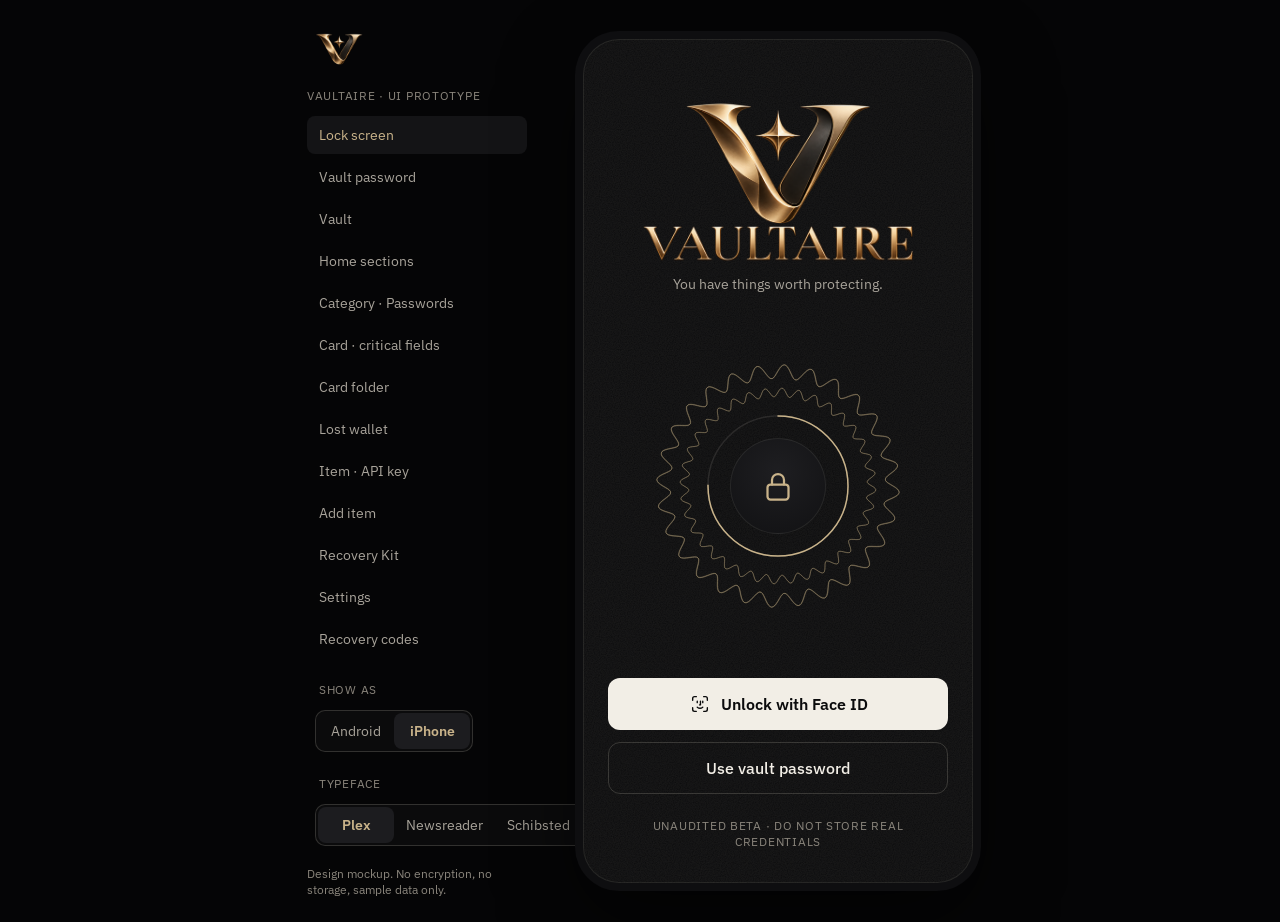
<file: prototype/index.html>
<!doctype html>
<html lang="en">
<head>
<meta charset="utf-8">
<meta name="viewport" content="width=device-width, initial-scale=1, viewport-fit=cover">
<meta http-equiv="Content-Security-Policy" content="default-src 'none'; script-src 'self'; style-src 'self'; font-src 'self'; img-src 'self'; manifest-src 'self'; worker-src 'self'; connect-src 'self'; base-uri 'none'; form-action 'none'">
<meta name="referrer" content="no-referrer">
<meta name="theme-color" content="#0B0B0C">
<meta name="color-scheme" content="dark">
<meta name="mobile-web-app-capable" content="yes">
<meta name="apple-mobile-web-app-capable" content="yes">
<meta name="apple-mobile-web-app-status-bar-style" content="black-translucent">
<meta name="apple-mobile-web-app-title" content="Vaultaire">
<title>Vaultaire prototype</title>
<link rel="manifest" href="manifest.webmanifest">
<link rel="icon" type="image/png" href="brand/mark.png">
<link rel="apple-touch-icon" href="icons/apple-touch-icon.png">
<link rel="preload" href="fonts/ibm-plex-sans-latin.woff2" as="font" type="font/woff2" crossorigin>
<link rel="stylesheet" href="styles.css">
<script src="app.js" defer></script>
</head>
<body>
<nav id="screens" class="screens" aria-label="Prototype screens"></nav>
<main id="app" class="phone"></main>
<div id="announce" class="sr-only" aria-live="polite"></div>
<noscript><p class="noscript">This prototype needs JavaScript.</p></noscript>
</body>
</html>
</file>
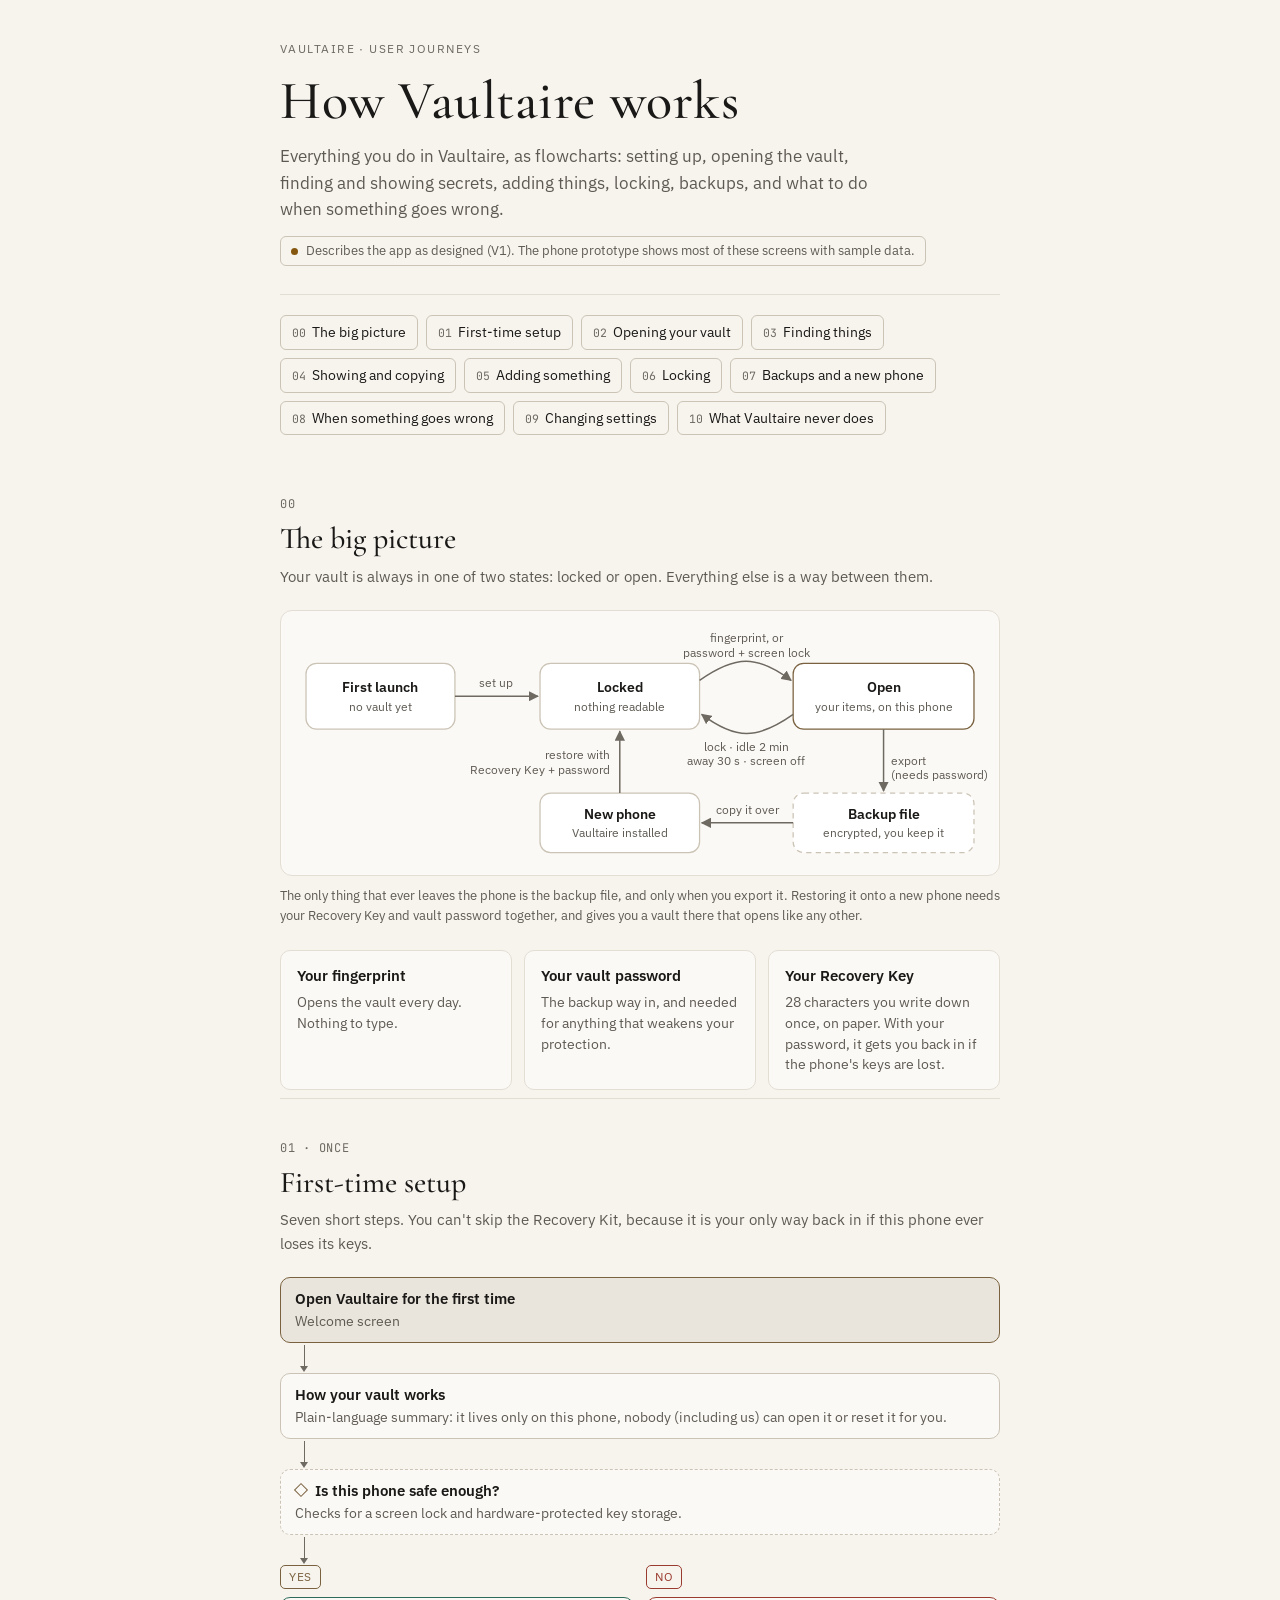
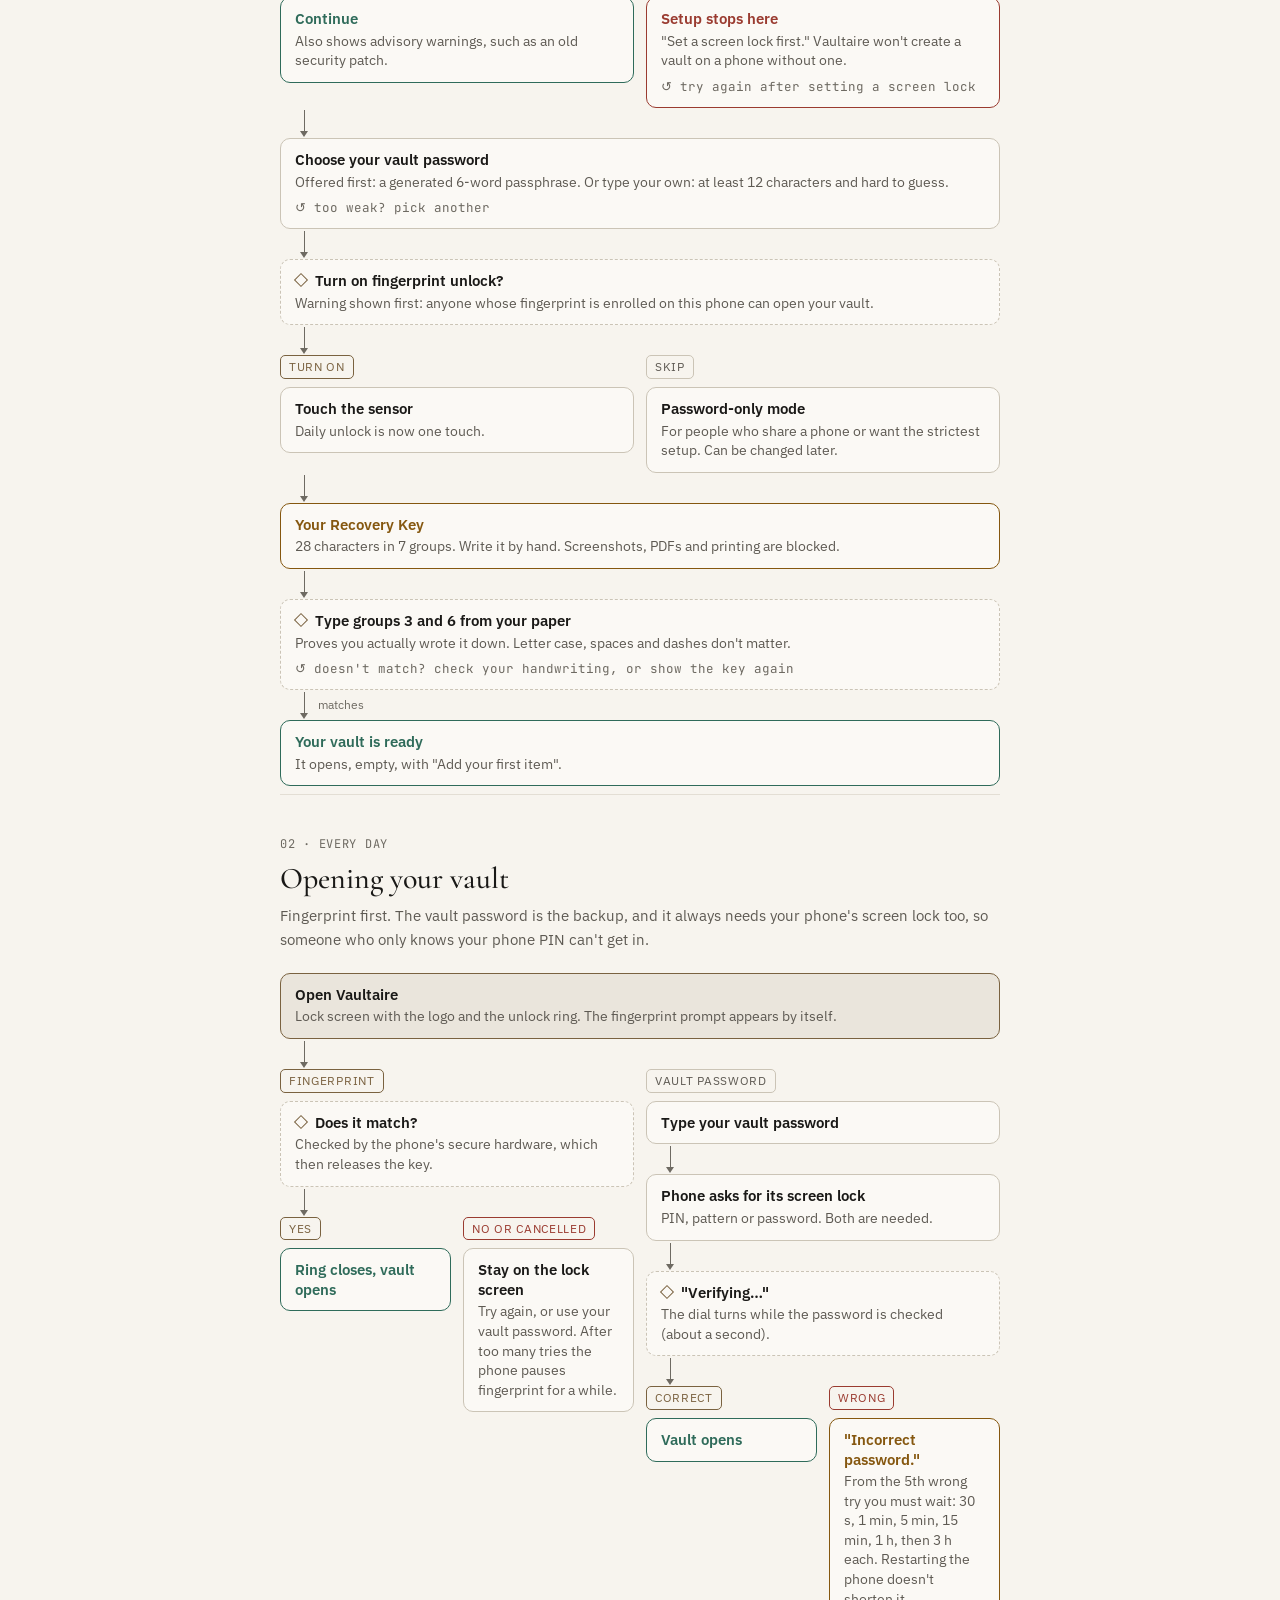
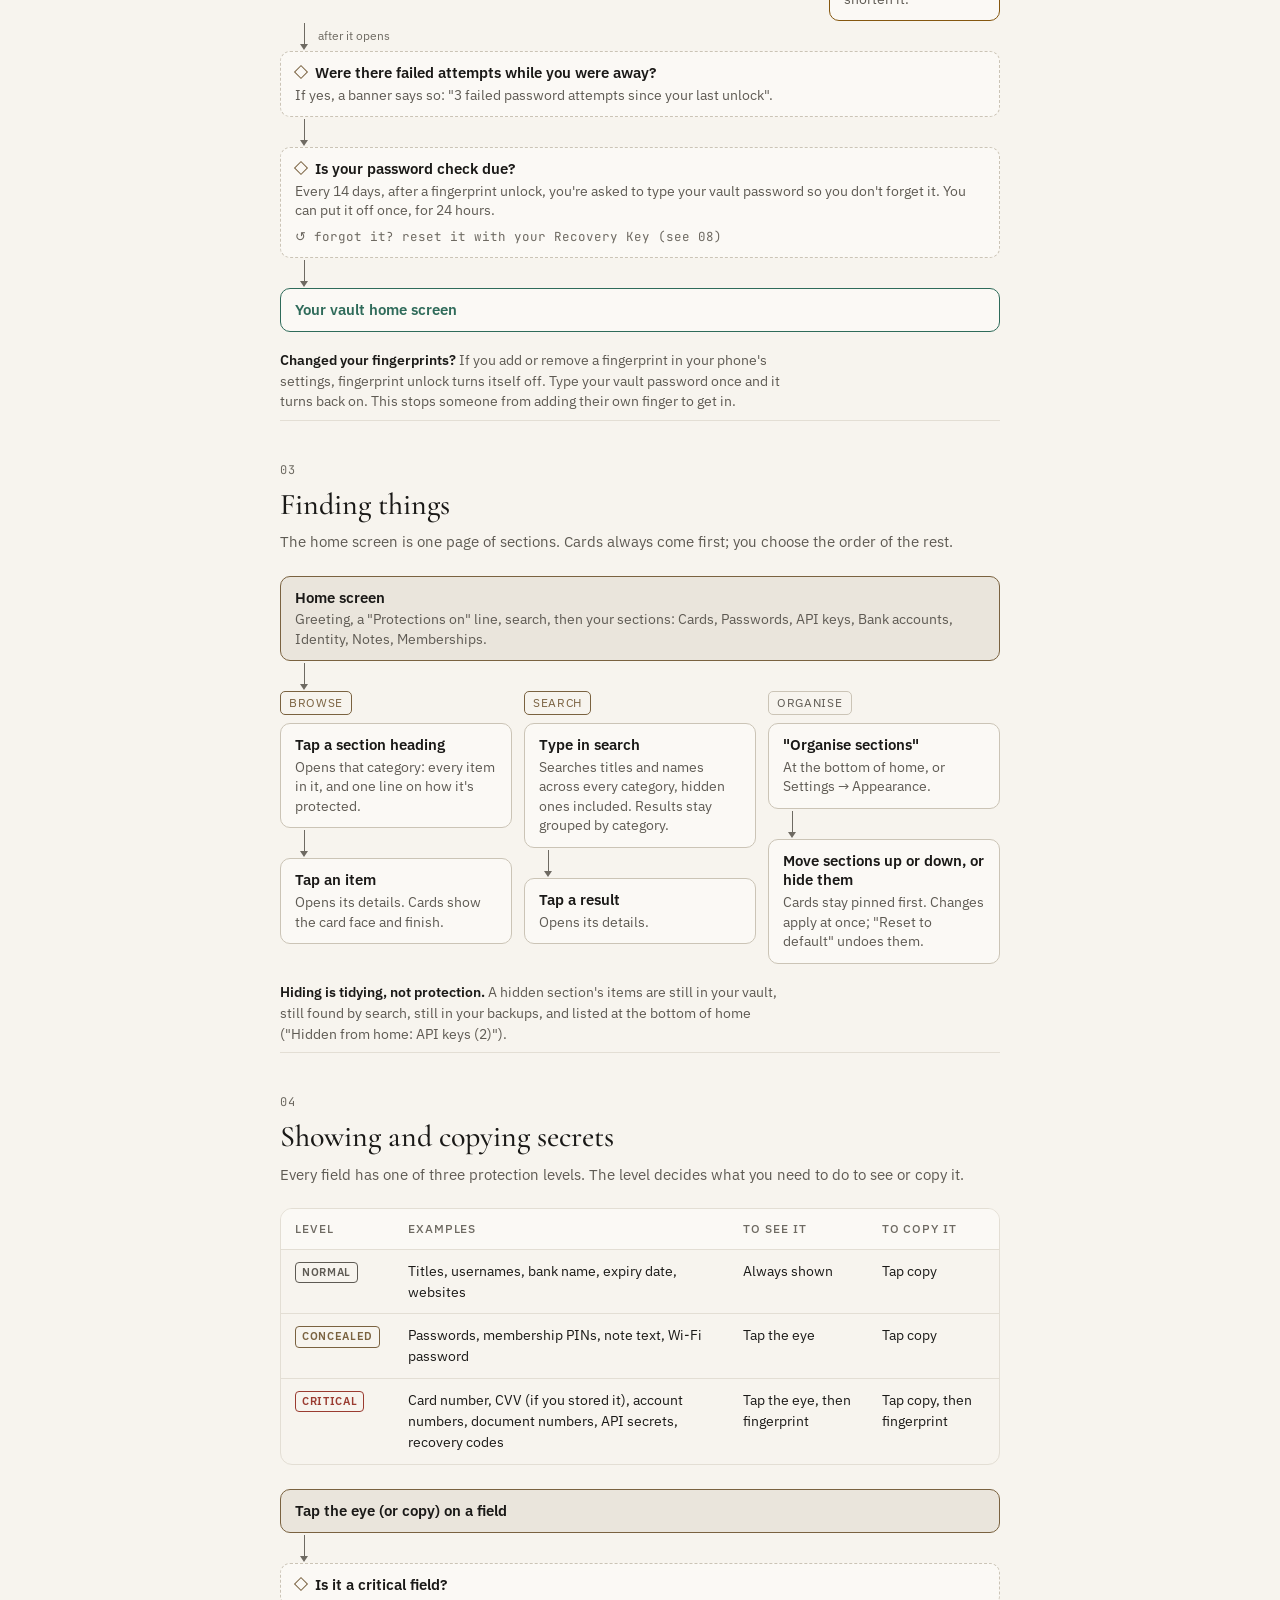
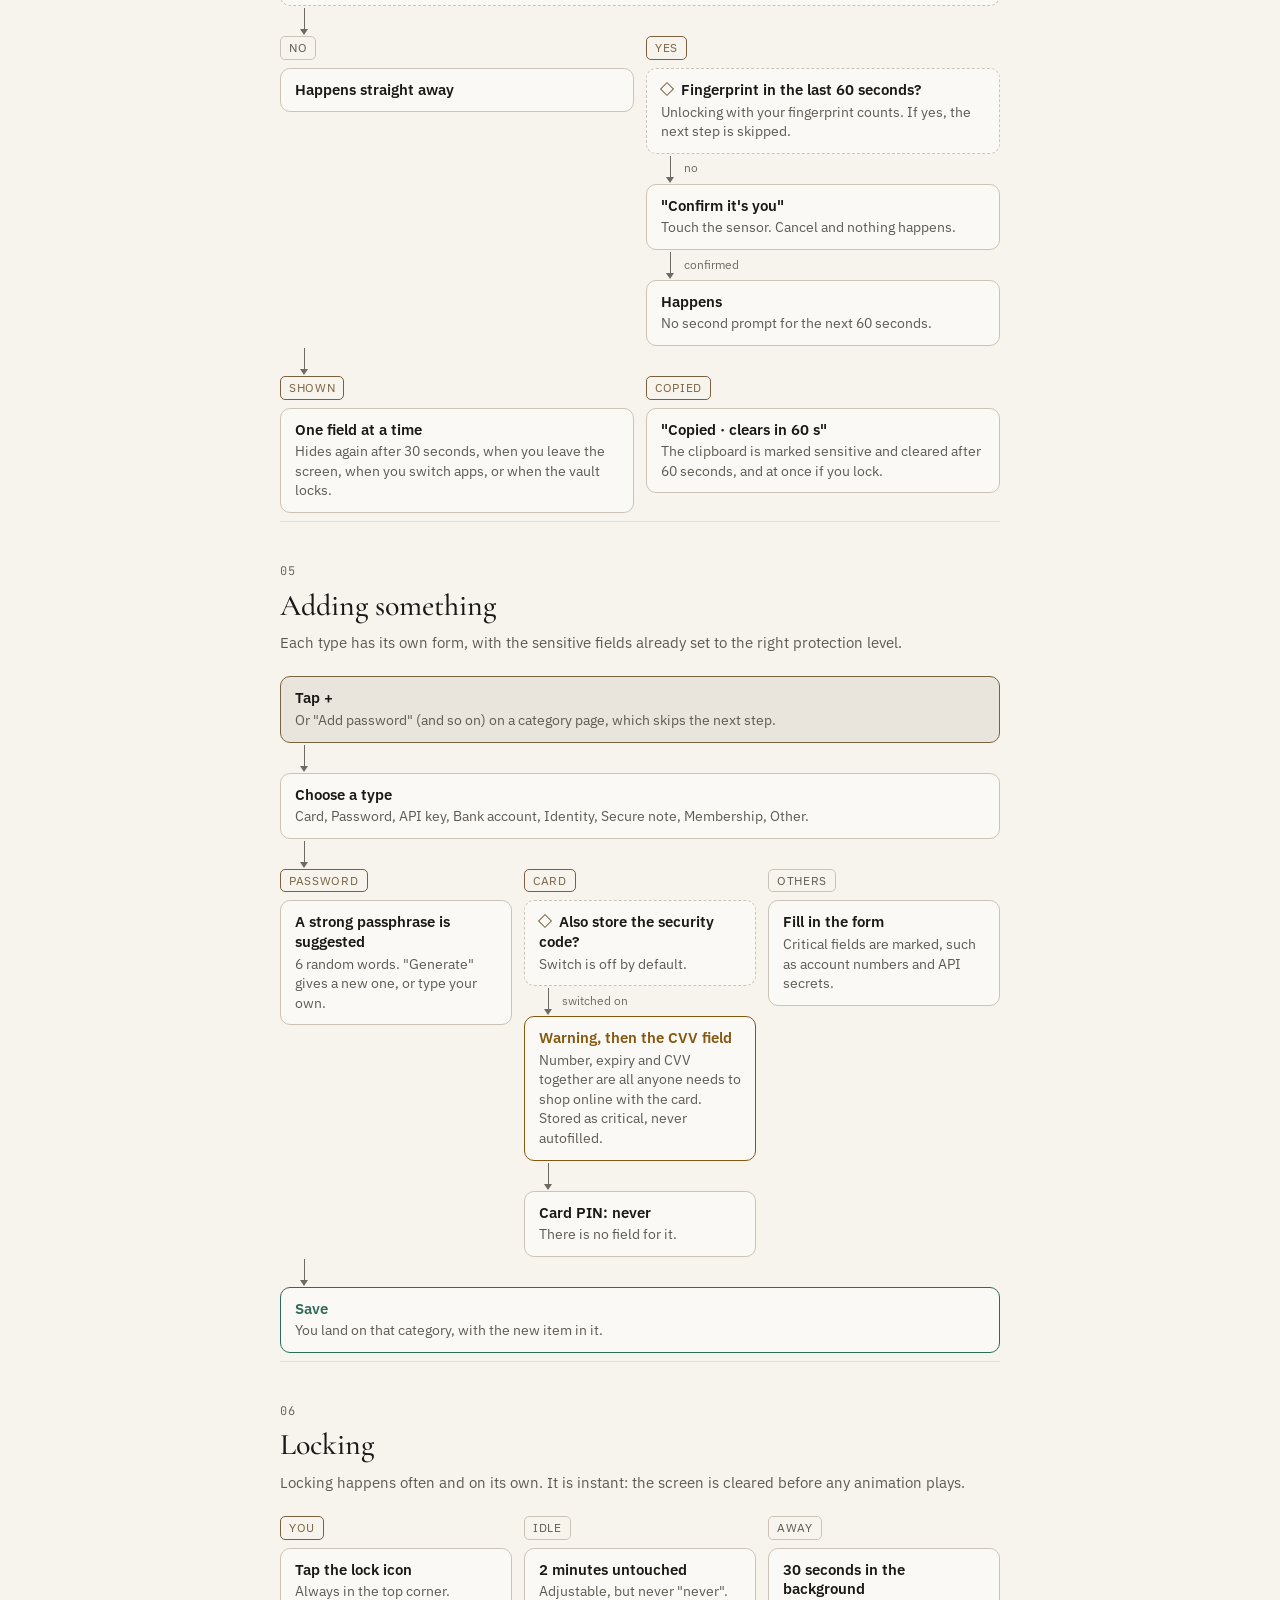
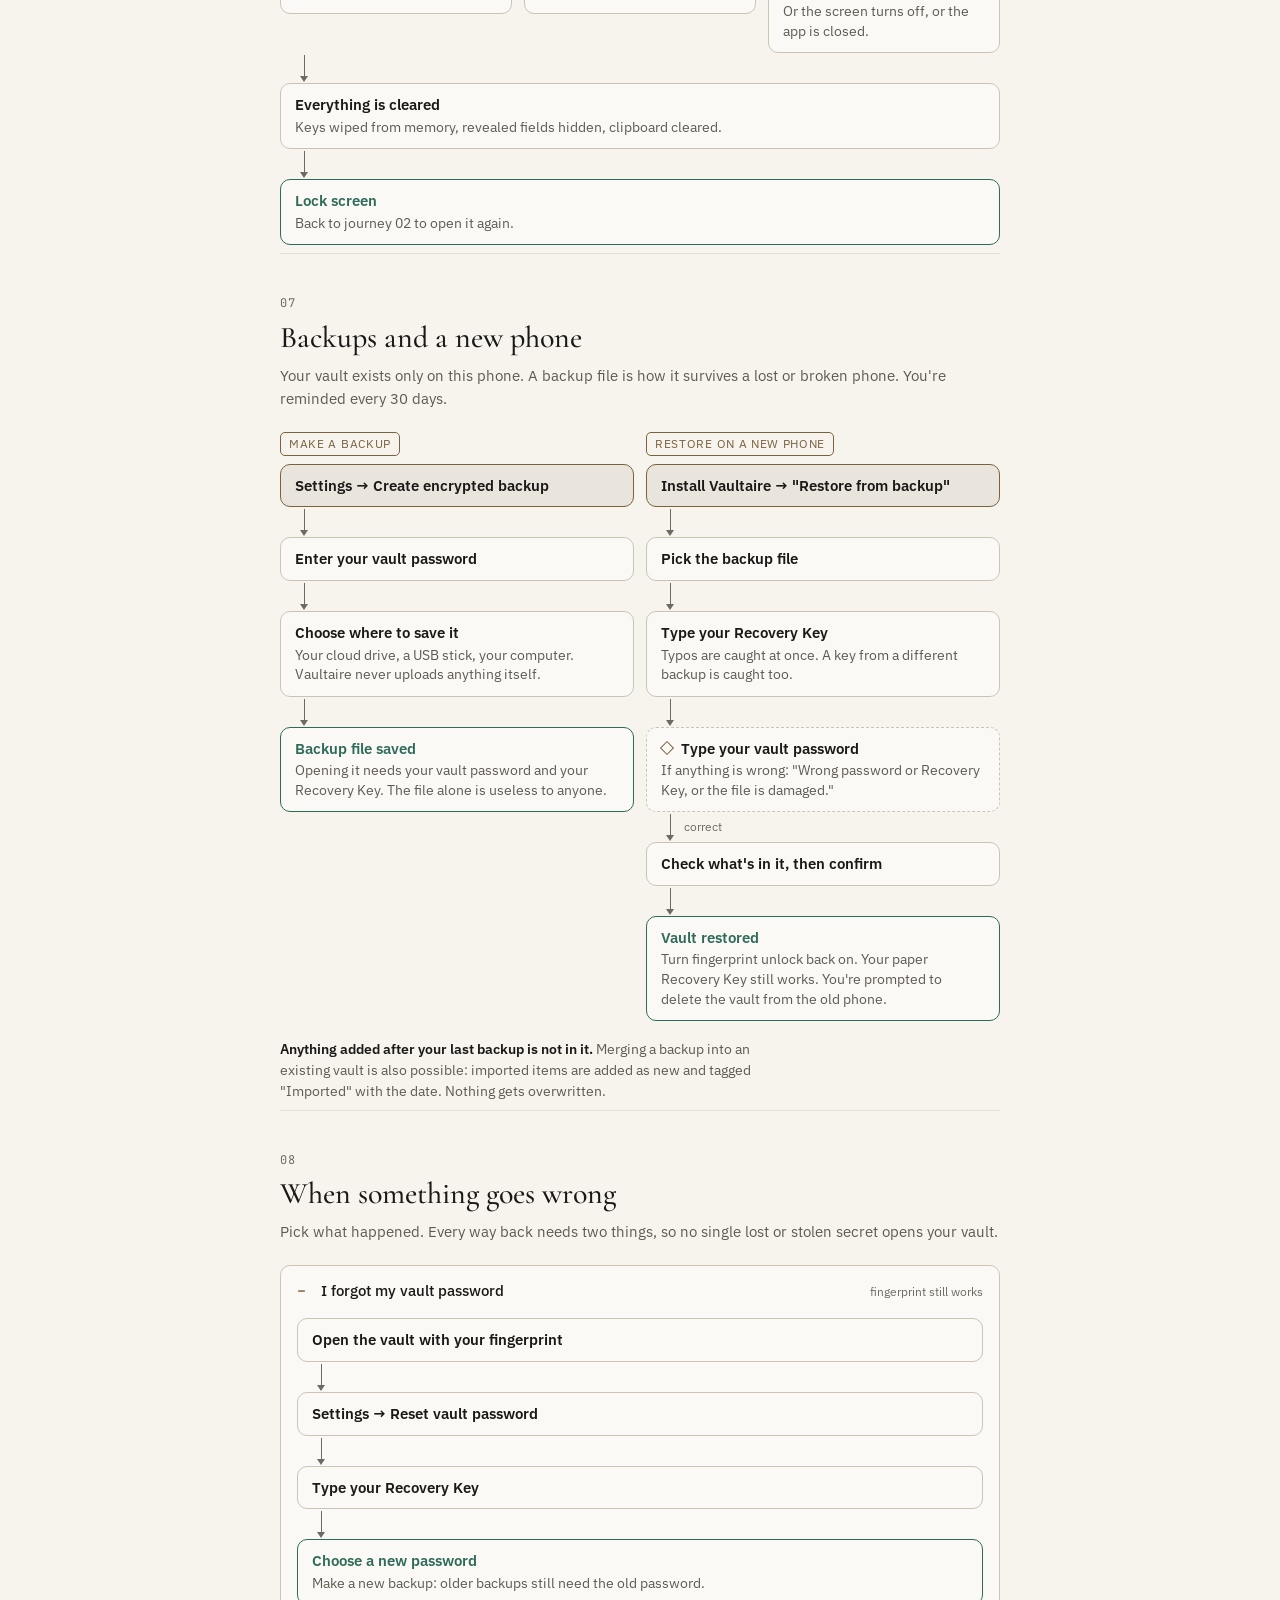
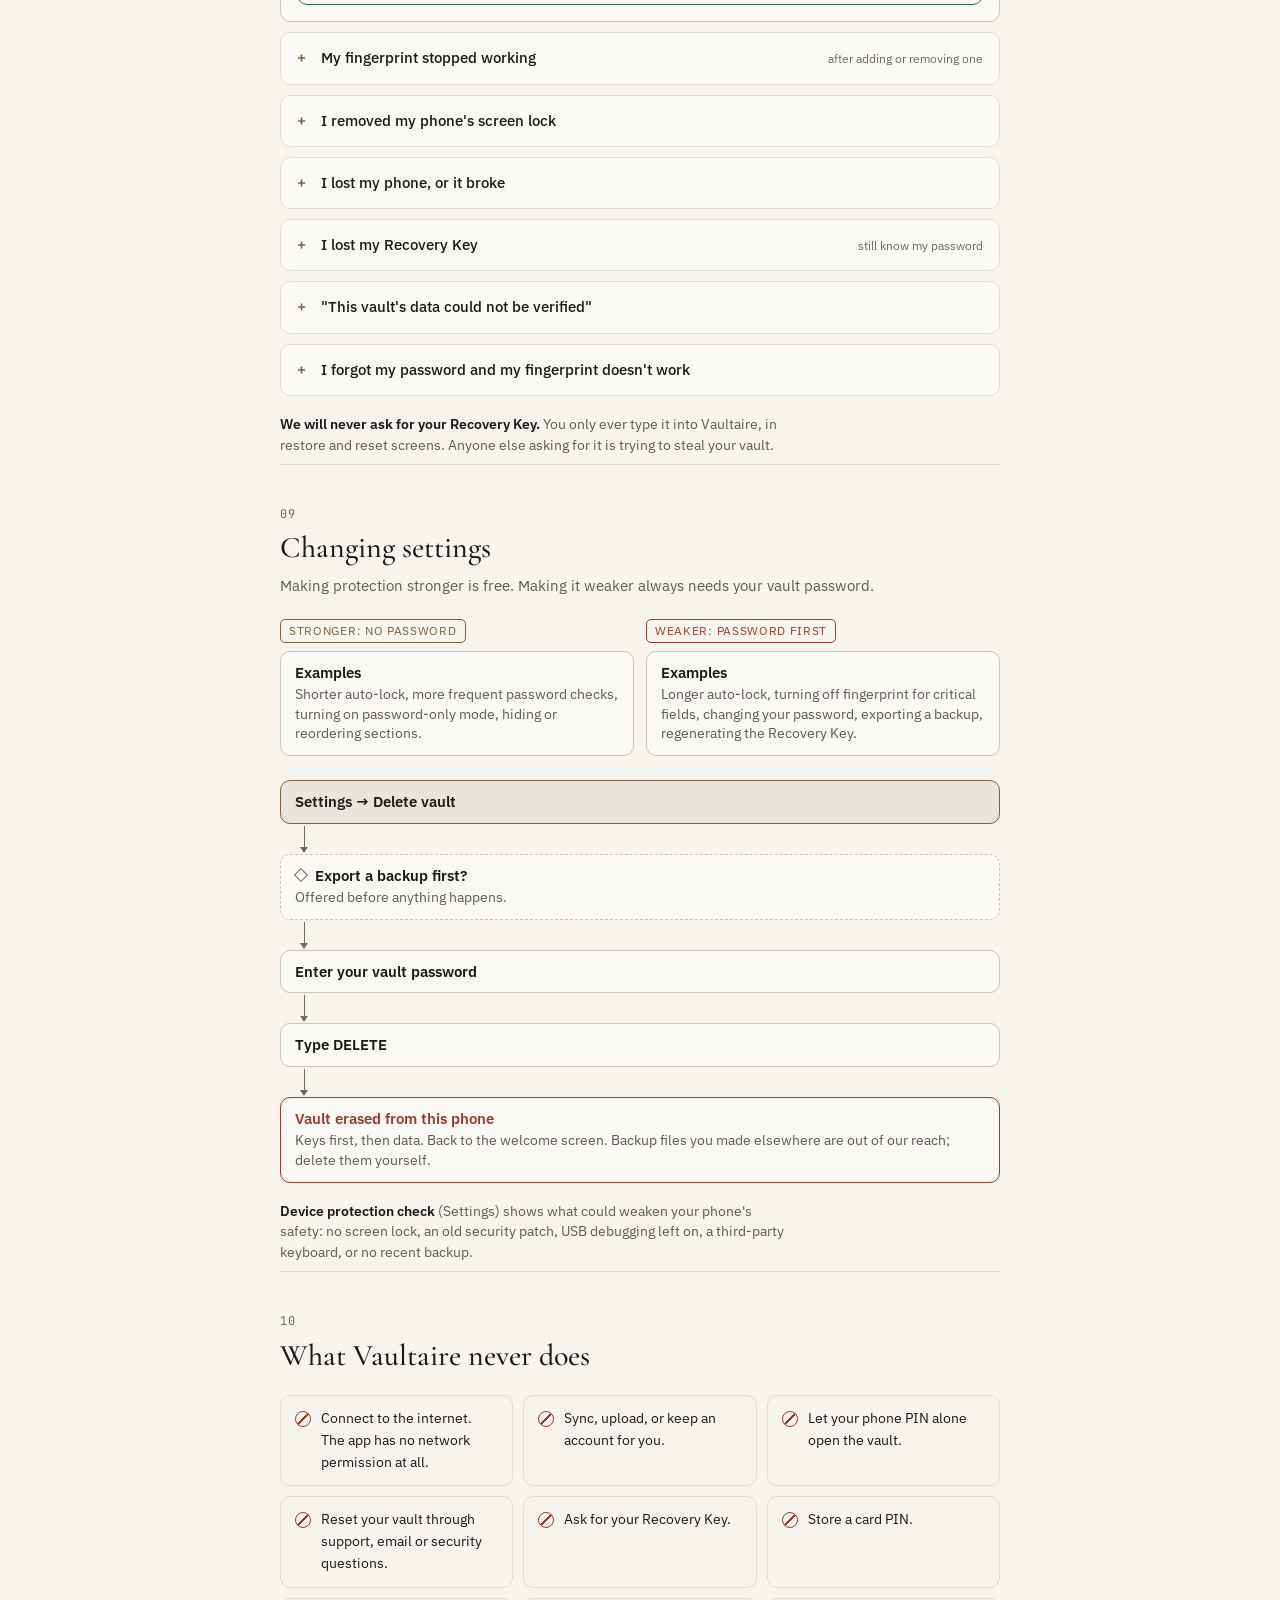
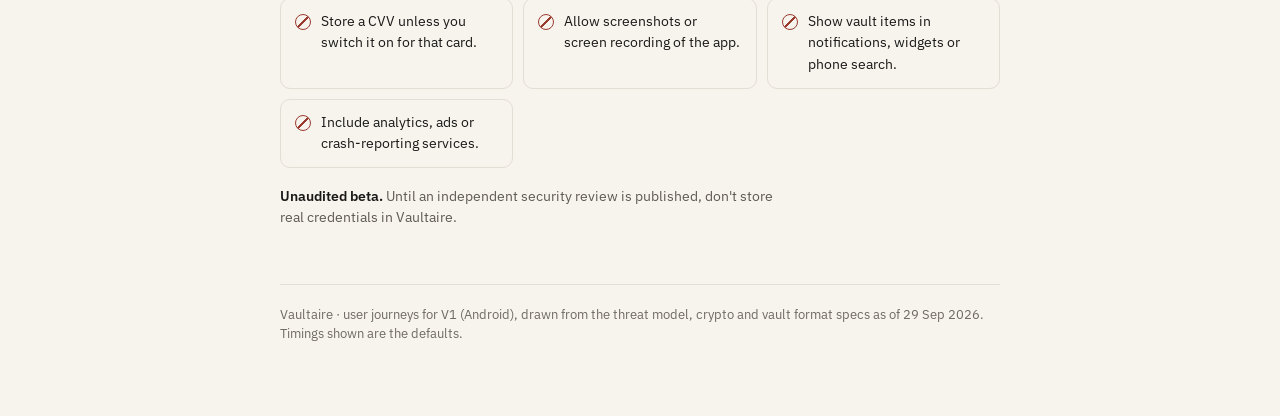
<file: docs/user-journeys.html>
<!doctype html>
<html lang="en">
<head>
<meta charset="utf-8">
<meta name="viewport" content="width=device-width, initial-scale=1, viewport-fit=cover">
<title>How Vaultaire works</title>
<link rel="preconnect" href="https://fonts.googleapis.com">
<link rel="stylesheet" href="https://fonts.googleapis.com/css2?family=Cormorant+Garamond:wght@500;600&family=IBM+Plex+Sans:wght@400;500;600&family=JetBrains+Mono:wght@400&display=swap">
<style>
/* Layout: one reading column; every journey is a top-to-bottom flowchart built from HTML so it reflows on a phone.
   Dark-first "Obsidian" palette with the "Ivory" light variant, both from the Vaultaire design system. */
:root {
  --bg: #0B0B0C;
  --panel: #141416;
  --panel-2: #1C1C1F;
  --line: rgba(255, 245, 230, 0.10);
  --line-2: rgba(255, 245, 230, 0.20);
  --fg: #F2EEE6;
  --fg-2: #A8A39A;
  --fg-3: #8A857C;
  --accent: #C9B38A;
  --accent-soft: rgba(201, 179, 138, 0.12);
  --ok: #7DB8A5;
  --warn: #D8AE5E;
  --crit: #E0A196;
  --display: "Cormorant Garamond", Georgia, serif;
  --body: "IBM Plex Sans", system-ui, -apple-system, "Segoe UI", sans-serif;
  --mono: "JetBrains Mono", ui-monospace, Consolas, monospace;
  color-scheme: dark;
}
@media (prefers-color-scheme: light) {
  :root:not([data-theme="dark"]) {
    --bg: #F7F4EE; --panel: #FBF9F5; --panel-2: #FFFFFF; --line: #E3DED4; --line-2: #CBC4B6;
    --fg: #1A1917; --fg-2: #5E5A53; --fg-3: #6E6A62; --accent: #7A6240; --accent-soft: rgba(122, 98, 64, 0.10);
    --ok: #2F6B5A; --warn: #85570F; --crit: #9A3B30; color-scheme: light;
  }
}
:root[data-theme="light"] {
  --bg: #F7F4EE; --panel: #FBF9F5; --panel-2: #FFFFFF; --line: #E3DED4; --line-2: #CBC4B6;
  --fg: #1A1917; --fg-2: #5E5A53; --fg-3: #6E6A62; --accent: #7A6240; --accent-soft: rgba(122, 98, 64, 0.10);
  --ok: #2F6B5A; --warn: #85570F; --crit: #9A3B30; color-scheme: light;
}

* { box-sizing: border-box; }
body { margin: 0; background: var(--bg); color: var(--fg); font-family: var(--body); font-size: 15px; line-height: 1.55; -webkit-font-smoothing: antialiased; }
.page { max-width: 760px; margin: 0 auto; padding-inline: 20px; padding-block: 40px 72px; }
h1, h2, h3 { font-family: var(--display); font-weight: 500; text-wrap: balance; margin: 0; }
h1 { font-size: clamp(38px, 7vw, 54px); line-height: 1.05; letter-spacing: 0.01em; }
h2 { font-size: 30px; line-height: 1.15; }
h3 { font-size: 21px; line-height: 1.2; }
p { margin: 0; }
a { color: var(--accent); }
a:focus-visible, summary:focus-visible { outline: 2px solid var(--accent); outline-offset: 3px; border-radius: 4px; }
.eyebrow { font-size: 12px; letter-spacing: 0.12em; text-transform: uppercase; color: var(--fg-3); }
.lede { font-size: 17px; color: var(--fg-2); max-width: 62ch; }
.muted { color: var(--fg-2); }
.small { font-size: 13px; }
code, .mono { font-family: var(--mono); font-size: 0.9em; }

/* Header */
header { display: flex; flex-direction: column; gap: 14px; padding-bottom: 28px; border-bottom: 1px solid var(--line); }
.status { display: inline-flex; align-self: flex-start; gap: 8px; align-items: center; font-size: 12.5px; color: var(--fg-2); border: 1px solid var(--line-2); border-radius: 6px; padding: 4px 10px; }
.status::before { content: ""; width: 7px; height: 7px; border-radius: 50%; background: var(--warn); }

/* Journey index */
.toc { display: flex; flex-wrap: wrap; gap: 8px; padding-block: 20px; }
.toc a { font-size: 13.5px; text-decoration: none; color: var(--fg); border: 1px solid var(--line-2); border-radius: 6px; padding: 6px 11px; }
.toc a:hover { border-color: var(--accent); color: var(--accent); }
.toc a span { color: var(--fg-3); font-family: var(--mono); font-size: 11.5px; margin-right: 6px; }

/* Sections */
section { padding-block: 40px 8px; border-top: 1px solid var(--line); }
section:first-of-type { border-top: 0; }
.sec-head { display: flex; flex-direction: column; gap: 8px; margin-bottom: 22px; }
.sec-head .eyebrow { font-family: var(--mono); letter-spacing: 0.06em; }
.note { margin-top: 18px; font-size: 13.5px; color: var(--fg-2); max-width: 64ch; }
.note strong { color: var(--fg); font-weight: 600; }

/* Keys to remember */
.keys { display: grid; grid-template-columns: repeat(auto-fit, minmax(210px, 1fr)); gap: 12px; margin-top: 24px; }
.key { padding: 14px 16px; border-radius: 10px; background: var(--panel); border: 1px solid var(--line); display: flex; flex-direction: column; gap: 4px; }
.key b { font-weight: 600; font-size: 14.5px; }
.key span { font-size: 13.5px; color: var(--fg-2); }

/* Overview map */
figure { margin: 0; }
.map-wrap { overflow-x: auto; border: 1px solid var(--line); border-radius: 12px; background: var(--panel); padding: 14px 8px; }
.map { display: block; width: 100%; min-width: 620px; height: auto; color: var(--fg); }
.map .box { fill: var(--panel-2); stroke: var(--line-2); stroke-width: 1.2; }
.map .box.hot { stroke: var(--accent); }
.map .box.file { stroke-dasharray: 5 4; }
.map .t { fill: currentColor; font-family: var(--body); font-size: 13.5px; font-weight: 600; }
.map .s { fill: var(--fg-2); font-family: var(--body); font-size: 11.5px; }
.map .e { stroke: var(--fg-3); stroke-width: 1.4; fill: none; }
.map .el { fill: var(--fg-2); font-family: var(--body); font-size: 11.5px; }
.map .head { fill: var(--fg-3); }
figcaption { margin-top: 10px; font-size: 13px; color: var(--fg-2); }

/* Flowchart parts */
.flow { display: flex; flex-direction: column; min-width: 0; }
.node { min-width: 0; background: var(--panel); border: 1px solid var(--line-2); border-radius: 10px; padding: 11px 14px; display: flex; flex-direction: column; gap: 3px; }
.node b { font-weight: 600; font-size: 14.5px; line-height: 1.35; }
.node span { font-size: 13.5px; color: var(--fg-2); line-height: 1.45; }
.node.start { border-color: var(--accent); background: var(--accent-soft); }
.node.q { border-style: dashed; }
.node.q b::before { content: ""; display: inline-block; width: 8px; height: 8px; margin: 0 9px 1px 1px; border: 1.5px solid var(--accent); transform: rotate(45deg); }
.node.good { border-color: var(--ok); }
.node.good b { color: var(--ok); }
.node.warn { border-color: var(--warn); }
.node.warn b { color: var(--warn); }
.node.stop { border-color: var(--crit); }
.node.stop b { color: var(--crit); }
.node .loop { margin-top: 4px; font-size: 12.5px; color: var(--fg-3); font-family: var(--mono); }
.arrow { position: relative; height: 30px; margin-left: 24px; display: flex; align-items: center; }
.arrow::before { content: ""; position: absolute; left: 0; top: 2px; bottom: 7px; border-left: 1.5px solid var(--fg-3); }
.arrow::after { content: ""; position: absolute; left: -4px; bottom: 1px; border-left: 4.75px solid transparent; border-right: 4.75px solid transparent; border-top: 6px solid var(--fg-3); }
.arrow i { font-style: normal; font-size: 12px; color: var(--fg-3); margin-left: 14px; }
.split { display: grid; grid-template-columns: repeat(auto-fit, minmax(160px, 1fr)); gap: 12px; }
.flow.spaced { margin-top: 24px; }
.branch { display: flex; flex-direction: column; min-width: 0; }
.branch > .tag { align-self: flex-start; font-size: 11.5px; letter-spacing: 0.06em; text-transform: uppercase; color: var(--accent); border: 1px solid var(--accent); border-radius: 5px; padding: 2px 8px; margin-bottom: 8px; }
.branch > .tag.bad { color: var(--crit); border-color: var(--crit); }
.branch > .tag.neutral { color: var(--fg-2); border-color: var(--line-2); }

/* Tiers table */
.table-wrap { overflow-x: auto; border: 1px solid var(--line); border-radius: 12px; }
table { width: 100%; border-collapse: collapse; font-size: 13.5px; min-width: 520px; }
th, td { text-align: left; padding: 11px 14px; border-top: 1px solid var(--line); vertical-align: top; }
thead th { border-top: 0; font-size: 11.5px; letter-spacing: 0.08em; text-transform: uppercase; color: var(--fg-3); font-weight: 500; background: var(--panel); }
td:first-child { font-weight: 600; white-space: nowrap; }
.pill { display: inline-block; font-size: 11px; letter-spacing: 0.06em; border-radius: 4px; padding: 1px 6px; border: 1px solid currentColor; }
.pill.n { color: var(--fg-2); } .pill.c { color: var(--accent); } .pill.x { color: var(--crit); }

/* Problem finder */
.problems { display: flex; flex-direction: column; gap: 10px; }
details { background: var(--panel); border: 1px solid var(--line); border-radius: 10px; }
details[open] { border-color: var(--line-2); }
summary { cursor: pointer; list-style: none; padding: 13px 16px; display: flex; gap: 12px; align-items: baseline; font-weight: 500; }
summary::-webkit-details-marker { display: none; }
summary::before { content: "+"; font-family: var(--mono); color: var(--accent); width: 12px; flex-shrink: 0; }
details[open] summary::before { content: "–"; }
summary em { font-style: normal; margin-left: auto; font-size: 12px; font-weight: 400; color: var(--fg-3); white-space: nowrap; }
details .flow { padding: 2px 16px 16px; }

/* Never list */
.never { list-style: none; padding: 0; margin: 0; display: grid; grid-template-columns: repeat(auto-fit, minmax(230px, 1fr)); gap: 10px; }
.never li { padding: 12px 14px; border: 1px solid var(--line); border-radius: 10px; font-size: 14px; display: flex; gap: 10px; }
.never li::before { content: ""; flex-shrink: 0; width: 14px; height: 14px; margin-top: 3px; border-radius: 50%; border: 1.5px solid var(--crit); background: linear-gradient(135deg, transparent 45%, var(--crit) 45%, var(--crit) 55%, transparent 55%); }

footer { margin-top: 48px; padding-top: 20px; border-top: 1px solid var(--line); font-size: 12.5px; color: var(--fg-3); }

@media (max-width: 520px) {
  .page { padding-block: 28px 56px; }
  h2 { font-size: 26px; }
}
</style>
</head>
<body>
<div class="page">
<header>
  <span class="eyebrow">Vaultaire · user journeys</span>
  <h1>How Vaultaire works</h1>
  <p class="lede">Everything you do in Vaultaire, as flowcharts: setting up, opening the vault, finding and showing secrets, adding things, locking, backups, and what to do when something goes wrong.</p>
  <span class="status">Describes the app as designed (V1). The phone prototype shows most of these screens with sample data.</span>
</header>

<nav class="toc" aria-label="Journeys">
  <a href="#map"><span>00</span>The big picture</a>
  <a href="#setup"><span>01</span>First-time setup</a>
  <a href="#unlock"><span>02</span>Opening your vault</a>
  <a href="#find"><span>03</span>Finding things</a>
  <a href="#reveal"><span>04</span>Showing and copying</a>
  <a href="#add"><span>05</span>Adding something</a>
  <a href="#lock"><span>06</span>Locking</a>
  <a href="#backup"><span>07</span>Backups and a new phone</a>
  <a href="#problems"><span>08</span>When something goes wrong</a>
  <a href="#settings"><span>09</span>Changing settings</a>
  <a href="#never"><span>10</span>What Vaultaire never does</a>
</nav>

<!-- 00 -->
<section id="map">
  <div class="sec-head">
    <span class="eyebrow">00</span>
    <h2>The big picture</h2>
    <p class="muted">Your vault is always in one of two states: locked or open. Everything else is a way between them.</p>
  </div>
  <figure>
    <div class="map-wrap">
      <svg class="map" viewBox="0 68 660 222" role="img" aria-label="Setup leads to a locked vault. Fingerprint or password opens it; locking closes it. An open vault can export an encrypted backup file, which restores onto a new phone with the Recovery Key and vault password.">
        <defs>
          <marker id="tip" viewBox="0 0 10 10" refX="9" refY="5" markerWidth="7" markerHeight="7" orient="auto-start-reverse"><path class="head" d="M0 0 L10 5 L0 10 z"/></marker>
        </defs>
        <!-- nodes -->
        <rect class="box" x="16" y="104" width="140" height="62" rx="10"/>
        <text class="t" x="86" y="131" text-anchor="middle">First launch</text>
        <text class="s" x="86" y="149" text-anchor="middle">no vault yet</text>

        <rect class="box" x="236" y="104" width="150" height="62" rx="10"/>
        <text class="t" x="311" y="131" text-anchor="middle">Locked</text>
        <text class="s" x="311" y="149" text-anchor="middle">nothing readable</text>

        <rect class="box hot" x="474" y="104" width="170" height="62" rx="10"/>
        <text class="t" x="559" y="131" text-anchor="middle">Open</text>
        <text class="s" x="559" y="149" text-anchor="middle">your items, on this phone</text>

        <rect class="box file" x="474" y="226" width="170" height="56" rx="10"/>
        <text class="t" x="559" y="250" text-anchor="middle">Backup file</text>
        <text class="s" x="559" y="267" text-anchor="middle">encrypted, you keep it</text>

        <rect class="box" x="236" y="226" width="150" height="56" rx="10"/>
        <text class="t" x="311" y="250" text-anchor="middle">New phone</text>
        <text class="s" x="311" y="267" text-anchor="middle">Vaultaire installed</text>

        <!-- edges -->
        <line class="e" x1="156" y1="135" x2="234" y2="135" marker-end="url(#tip)"/>
        <text class="el" x="195" y="126" text-anchor="middle">set up</text>

        <path class="e" d="M386 120 C 420 96, 440 96, 472 120" marker-end="url(#tip)"/>
        <text class="el" x="430" y="84" text-anchor="middle">fingerprint, or</text>
        <text class="el" x="430" y="98" text-anchor="middle">password + screen lock</text>

        <path class="e" d="M474 152 C 440 176, 420 176, 388 152" marker-end="url(#tip)"/>
        <text class="el" x="430" y="186" text-anchor="middle">lock · idle 2 min</text>
        <text class="el" x="430" y="200" text-anchor="middle">away 30 s · screen off</text>

        <line class="e" x1="559" y1="166" x2="559" y2="224" marker-end="url(#tip)"/>
        <text class="el" x="566" y="200">export</text>
        <text class="el" x="566" y="213">(needs password)</text>

        <line class="e" x1="474" y1="254" x2="388" y2="254" marker-end="url(#tip)"/>
        <text class="el" x="431" y="246" text-anchor="middle">copy it over</text>

        <line class="e" x1="311" y1="226" x2="311" y2="168" marker-end="url(#tip)"/>
        <text class="el" x="302" y="194" text-anchor="end">restore with</text>
        <text class="el" x="302" y="208" text-anchor="end">Recovery Key + password</text>
      </svg>
    </div>
    <figcaption>The only thing that ever leaves the phone is the backup file, and only when you export it. Restoring it onto a new phone needs your Recovery Key and vault password together, and gives you a vault there that opens like any other.</figcaption>
  </figure>

  <div class="keys">
    <div class="key"><b>Your fingerprint</b><span>Opens the vault every day. Nothing to type.</span></div>
    <div class="key"><b>Your vault password</b><span>The backup way in, and needed for anything that weakens your protection.</span></div>
    <div class="key"><b>Your Recovery Key</b><span>28 characters you write down once, on paper. With your password, it gets you back in if the phone's keys are lost.</span></div>
  </div>
</section>

<!-- 01 -->
<section id="setup">
  <div class="sec-head">
    <span class="eyebrow">01 · once</span>
    <h2>First-time setup</h2>
    <p class="muted">Seven short steps. You can't skip the Recovery Kit, because it is your only way back in if this phone ever loses its keys.</p>
  </div>
  <div class="flow">
    <div class="node start"><b>Open Vaultaire for the first time</b><span>Welcome screen</span></div>
    <div class="arrow"></div>
    <div class="node"><b>How your vault works</b><span>Plain-language summary: it lives only on this phone, nobody (including us) can open it or reset it for you.</span></div>
    <div class="arrow"></div>
    <div class="node q"><b>Is this phone safe enough?</b><span>Checks for a screen lock and hardware-protected key storage.</span></div>
    <div class="arrow"></div>
    <div class="split">
      <div class="branch"><span class="tag">Yes</span>
        <div class="flow"><div class="node good"><b>Continue</b><span>Also shows advisory warnings, such as an old security patch.</span></div></div>
      </div>
      <div class="branch"><span class="tag bad">No</span>
        <div class="flow"><div class="node stop"><b>Setup stops here</b><span>"Set a screen lock first." Vaultaire won't create a vault on a phone without one.</span><span class="loop">↺ try again after setting a screen lock</span></div></div>
      </div>
    </div>
    <div class="arrow"></div>
    <div class="node"><b>Choose your vault password</b><span>Offered first: a generated 6-word passphrase. Or type your own: at least 12 characters and hard to guess.</span><span class="loop">↺ too weak? pick another</span></div>
    <div class="arrow"></div>
    <div class="node q"><b>Turn on fingerprint unlock?</b><span>Warning shown first: anyone whose fingerprint is enrolled on this phone can open your vault.</span></div>
    <div class="arrow"></div>
    <div class="split">
      <div class="branch"><span class="tag">Turn on</span>
        <div class="flow"><div class="node"><b>Touch the sensor</b><span>Daily unlock is now one touch.</span></div></div>
      </div>
      <div class="branch"><span class="tag neutral">Skip</span>
        <div class="flow"><div class="node"><b>Password-only mode</b><span>For people who share a phone or want the strictest setup. Can be changed later.</span></div></div>
      </div>
    </div>
    <div class="arrow"></div>
    <div class="node warn"><b>Your Recovery Key</b><span>28 characters in 7 groups. Write it by hand. Screenshots, PDFs and printing are blocked.</span></div>
    <div class="arrow"></div>
    <div class="node q"><b>Type groups 3 and 6 from your paper</b><span>Proves you actually wrote it down. Letter case, spaces and dashes don't matter.</span><span class="loop">↺ doesn't match? check your handwriting, or show the key again</span></div>
    <div class="arrow"><i>matches</i></div>
    <div class="node good"><b>Your vault is ready</b><span>It opens, empty, with "Add your first item".</span></div>
  </div>
</section>

<!-- 02 -->
<section id="unlock">
  <div class="sec-head">
    <span class="eyebrow">02 · every day</span>
    <h2>Opening your vault</h2>
    <p class="muted">Fingerprint first. The vault password is the backup, and it always needs your phone's screen lock too, so someone who only knows your phone PIN can't get in.</p>
  </div>
  <div class="flow">
    <div class="node start"><b>Open Vaultaire</b><span>Lock screen with the logo and the unlock ring. The fingerprint prompt appears by itself.</span></div>
    <div class="arrow"></div>
    <div class="split">
      <div class="branch"><span class="tag">Fingerprint</span>
        <div class="flow">
          <div class="node q"><b>Does it match?</b><span>Checked by the phone's secure hardware, which then releases the key.</span></div>
          <div class="arrow"></div>
          <div class="split">
            <div class="branch"><span class="tag">Yes</span><div class="flow"><div class="node good"><b>Ring closes, vault opens</b></div></div></div>
            <div class="branch"><span class="tag bad">No or cancelled</span><div class="flow"><div class="node"><b>Stay on the lock screen</b><span>Try again, or use your vault password. After too many tries the phone pauses fingerprint for a while.</span></div></div></div>
          </div>
        </div>
      </div>
      <div class="branch"><span class="tag neutral">Vault password</span>
        <div class="flow">
          <div class="node"><b>Type your vault password</b></div>
          <div class="arrow"></div>
          <div class="node"><b>Phone asks for its screen lock</b><span>PIN, pattern or password. Both are needed.</span></div>
          <div class="arrow"></div>
          <div class="node q"><b>"Verifying…"</b><span>The dial turns while the password is checked (about a second).</span></div>
          <div class="arrow"></div>
          <div class="split">
            <div class="branch"><span class="tag">Correct</span><div class="flow"><div class="node good"><b>Vault opens</b></div></div></div>
            <div class="branch"><span class="tag bad">Wrong</span><div class="flow"><div class="node warn"><b>"Incorrect password."</b><span>From the 5th wrong try you must wait: 30 s, 1 min, 5 min, 15 min, 1 h, then 3 h each. Restarting the phone doesn't shorten it.</span></div></div></div>
          </div>
        </div>
      </div>
    </div>
    <div class="arrow"><i>after it opens</i></div>
    <div class="node q"><b>Were there failed attempts while you were away?</b><span>If yes, a banner says so: "3 failed password attempts since your last unlock".</span></div>
    <div class="arrow"></div>
    <div class="node q"><b>Is your password check due?</b><span>Every 14 days, after a fingerprint unlock, you're asked to type your vault password so you don't forget it. You can put it off once, for 24 hours.</span><span class="loop">↺ forgot it? reset it with your Recovery Key (see 08)</span></div>
    <div class="arrow"></div>
    <div class="node good"><b>Your vault home screen</b></div>
  </div>
  <p class="note"><strong>Changed your fingerprints?</strong> If you add or remove a fingerprint in your phone's settings, fingerprint unlock turns itself off. Type your vault password once and it turns back on. This stops someone from adding their own finger to get in.</p>
</section>

<!-- 03 -->
<section id="find">
  <div class="sec-head">
    <span class="eyebrow">03</span>
    <h2>Finding things</h2>
    <p class="muted">The home screen is one page of sections. Cards always come first; you choose the order of the rest.</p>
  </div>
  <div class="flow">
    <div class="node start"><b>Home screen</b><span>Greeting, a "Protections on" line, search, then your sections: Cards, Passwords, API keys, Bank accounts, Identity, Notes, Memberships.</span></div>
    <div class="arrow"></div>
    <div class="split">
      <div class="branch"><span class="tag">Browse</span>
        <div class="flow">
          <div class="node"><b>Tap a section heading</b><span>Opens that category: every item in it, and one line on how it's protected.</span></div>
          <div class="arrow"></div>
          <div class="node"><b>Tap an item</b><span>Opens its details. Cards show the card face and finish.</span></div>
        </div>
      </div>
      <div class="branch"><span class="tag">Search</span>
        <div class="flow">
          <div class="node"><b>Type in search</b><span>Searches titles and names across every category, hidden ones included. Results stay grouped by category.</span></div>
          <div class="arrow"></div>
          <div class="node"><b>Tap a result</b><span>Opens its details.</span></div>
        </div>
      </div>
      <div class="branch"><span class="tag neutral">Organise</span>
        <div class="flow">
          <div class="node"><b>"Organise sections"</b><span>At the bottom of home, or Settings → Appearance.</span></div>
          <div class="arrow"></div>
          <div class="node"><b>Move sections up or down, or hide them</b><span>Cards stay pinned first. Changes apply at once; "Reset to default" undoes them.</span></div>
        </div>
      </div>
    </div>
  </div>
  <p class="note"><strong>Hiding is tidying, not protection.</strong> A hidden section's items are still in your vault, still found by search, still in your backups, and listed at the bottom of home ("Hidden from home: API keys (2)").</p>
</section>

<!-- 04 -->
<section id="reveal">
  <div class="sec-head">
    <span class="eyebrow">04</span>
    <h2>Showing and copying secrets</h2>
    <p class="muted">Every field has one of three protection levels. The level decides what you need to do to see or copy it.</p>
  </div>
  <div class="table-wrap">
    <table>
      <thead><tr><th>Level</th><th>Examples</th><th>To see it</th><th>To copy it</th></tr></thead>
      <tbody>
        <tr><td><span class="pill n">NORMAL</span></td><td>Titles, usernames, bank name, expiry date, websites</td><td>Always shown</td><td>Tap copy</td></tr>
        <tr><td><span class="pill c">CONCEALED</span></td><td>Passwords, membership PINs, note text, Wi-Fi password</td><td>Tap the eye</td><td>Tap copy</td></tr>
        <tr><td><span class="pill x">CRITICAL</span></td><td>Card number, CVV (if you stored it), account numbers, document numbers, API secrets, recovery codes</td><td>Tap the eye, then fingerprint</td><td>Tap copy, then fingerprint</td></tr>
      </tbody>
    </table>
  </div>
  <div class="flow spaced">
    <div class="node start"><b>Tap the eye (or copy) on a field</b></div>
    <div class="arrow"></div>
    <div class="node q"><b>Is it a critical field?</b></div>
    <div class="arrow"></div>
    <div class="split">
      <div class="branch"><span class="tag neutral">No</span>
        <div class="flow"><div class="node"><b>Happens straight away</b></div></div>
      </div>
      <div class="branch"><span class="tag">Yes</span>
        <div class="flow">
          <div class="node q"><b>Fingerprint in the last 60 seconds?</b><span>Unlocking with your fingerprint counts. If yes, the next step is skipped.</span></div>
          <div class="arrow"><i>no</i></div>
          <div class="node"><b>"Confirm it's you"</b><span>Touch the sensor. Cancel and nothing happens.</span></div>
          <div class="arrow"><i>confirmed</i></div>
          <div class="node"><b>Happens</b><span>No second prompt for the next 60 seconds.</span></div>
        </div>
      </div>
    </div>
    <div class="arrow"></div>
    <div class="split">
      <div class="branch"><span class="tag">Shown</span>
        <div class="flow"><div class="node"><b>One field at a time</b><span>Hides again after 30 seconds, when you leave the screen, when you switch apps, or when the vault locks.</span></div></div>
      </div>
      <div class="branch"><span class="tag">Copied</span>
        <div class="flow"><div class="node"><b>"Copied · clears in 60 s"</b><span>The clipboard is marked sensitive and cleared after 60 seconds, and at once if you lock.</span></div></div>
      </div>
    </div>
  </div>
</section>

<!-- 05 -->
<section id="add">
  <div class="sec-head">
    <span class="eyebrow">05</span>
    <h2>Adding something</h2>
    <p class="muted">Each type has its own form, with the sensitive fields already set to the right protection level.</p>
  </div>
  <div class="flow">
    <div class="node start"><b>Tap +</b><span>Or "Add password" (and so on) on a category page, which skips the next step.</span></div>
    <div class="arrow"></div>
    <div class="node"><b>Choose a type</b><span>Card, Password, API key, Bank account, Identity, Secure note, Membership, Other.</span></div>
    <div class="arrow"></div>
    <div class="split">
      <div class="branch"><span class="tag">Password</span>
        <div class="flow"><div class="node"><b>A strong passphrase is suggested</b><span>6 random words. "Generate" gives a new one, or type your own.</span></div></div>
      </div>
      <div class="branch"><span class="tag">Card</span>
        <div class="flow">
          <div class="node q"><b>Also store the security code?</b><span>Switch is off by default.</span></div>
          <div class="arrow"><i>switched on</i></div>
          <div class="node warn"><b>Warning, then the CVV field</b><span>Number, expiry and CVV together are all anyone needs to shop online with the card. Stored as critical, never autofilled.</span></div>
          <div class="arrow"></div>
          <div class="node"><b>Card PIN: never</b><span>There is no field for it.</span></div>
        </div>
      </div>
      <div class="branch"><span class="tag neutral">Others</span>
        <div class="flow"><div class="node"><b>Fill in the form</b><span>Critical fields are marked, such as account numbers and API secrets.</span></div></div>
      </div>
    </div>
    <div class="arrow"></div>
    <div class="node good"><b>Save</b><span>You land on that category, with the new item in it.</span></div>
  </div>
</section>

<!-- 06 -->
<section id="lock">
  <div class="sec-head">
    <span class="eyebrow">06</span>
    <h2>Locking</h2>
    <p class="muted">Locking happens often and on its own. It is instant: the screen is cleared before any animation plays.</p>
  </div>
  <div class="flow">
    <div class="split">
      <div class="branch"><span class="tag">You</span><div class="flow"><div class="node"><b>Tap the lock icon</b><span>Always in the top corner.</span></div></div></div>
      <div class="branch"><span class="tag neutral">Idle</span><div class="flow"><div class="node"><b>2 minutes untouched</b><span>Adjustable, but never "never".</span></div></div></div>
      <div class="branch"><span class="tag neutral">Away</span><div class="flow"><div class="node"><b>30 seconds in the background</b><span>Or the screen turns off, or the app is closed.</span></div></div></div>
    </div>
    <div class="arrow"></div>
    <div class="node"><b>Everything is cleared</b><span>Keys wiped from memory, revealed fields hidden, clipboard cleared.</span></div>
    <div class="arrow"></div>
    <div class="node good"><b>Lock screen</b><span>Back to journey 02 to open it again.</span></div>
  </div>
</section>

<!-- 07 -->
<section id="backup">
  <div class="sec-head">
    <span class="eyebrow">07</span>
    <h2>Backups and a new phone</h2>
    <p class="muted">Your vault exists only on this phone. A backup file is how it survives a lost or broken phone. You're reminded every 30 days.</p>
  </div>
  <div class="split">
    <div class="branch"><span class="tag">Make a backup</span>
      <div class="flow">
        <div class="node start"><b>Settings → Create encrypted backup</b></div>
        <div class="arrow"></div>
        <div class="node"><b>Enter your vault password</b></div>
        <div class="arrow"></div>
        <div class="node"><b>Choose where to save it</b><span>Your cloud drive, a USB stick, your computer. Vaultaire never uploads anything itself.</span></div>
        <div class="arrow"></div>
        <div class="node good"><b>Backup file saved</b><span>Opening it needs your vault password and your Recovery Key. The file alone is useless to anyone.</span></div>
      </div>
    </div>
    <div class="branch"><span class="tag">Restore on a new phone</span>
      <div class="flow">
        <div class="node start"><b>Install Vaultaire → "Restore from backup"</b></div>
        <div class="arrow"></div>
        <div class="node"><b>Pick the backup file</b></div>
        <div class="arrow"></div>
        <div class="node"><b>Type your Recovery Key</b><span>Typos are caught at once. A key from a different backup is caught too.</span></div>
        <div class="arrow"></div>
        <div class="node q"><b>Type your vault password</b><span>If anything is wrong: "Wrong password or Recovery Key, or the file is damaged."</span></div>
        <div class="arrow"><i>correct</i></div>
        <div class="node"><b>Check what's in it, then confirm</b></div>
        <div class="arrow"></div>
        <div class="node good"><b>Vault restored</b><span>Turn fingerprint unlock back on. Your paper Recovery Key still works. You're prompted to delete the vault from the old phone.</span></div>
      </div>
    </div>
  </div>
  <p class="note"><strong>Anything added after your last backup is not in it.</strong> Merging a backup into an existing vault is also possible: imported items are added as new and tagged "Imported" with the date. Nothing gets overwritten.</p>
</section>

<!-- 08 -->
<section id="problems">
  <div class="sec-head">
    <span class="eyebrow">08</span>
    <h2>When something goes wrong</h2>
    <p class="muted">Pick what happened. Every way back needs two things, so no single lost or stolen secret opens your vault.</p>
  </div>
  <div class="problems">
    <details open>
      <summary>I forgot my vault password <em>fingerprint still works</em></summary>
      <div class="flow">
        <div class="node"><b>Open the vault with your fingerprint</b></div>
        <div class="arrow"></div>
        <div class="node"><b>Settings → Reset vault password</b></div>
        <div class="arrow"></div>
        <div class="node"><b>Type your Recovery Key</b></div>
        <div class="arrow"></div>
        <div class="node good"><b>Choose a new password</b><span>Make a new backup: older backups still need the old password.</span></div>
      </div>
    </details>
    <details>
      <summary>My fingerprint stopped working <em>after adding or removing one</em></summary>
      <div class="flow">
        <div class="node"><b>"Your biometric settings changed"</b></div>
        <div class="arrow"></div>
        <div class="node"><b>Enter your vault password (plus screen lock)</b></div>
        <div class="arrow"></div>
        <div class="node good"><b>Fingerprint unlock is back on</b></div>
      </div>
    </details>
    <details>
      <summary>I removed my phone's screen lock</summary>
      <div class="flow">
        <div class="node warn"><b>The phone erased Vaultaire's unlock keys</b><span>Android does this on purpose. Fingerprint and password unlock both stop working.</span></div>
        <div class="arrow"></div>
        <div class="node"><b>Set a screen lock again</b></div>
        <div class="arrow"></div>
        <div class="node"><b>Enter your Recovery Key and vault password</b></div>
        <div class="arrow"></div>
        <div class="node good"><b>Vault opens; set up fingerprint again</b></div>
      </div>
    </details>
    <details>
      <summary>I lost my phone, or it broke</summary>
      <div class="flow">
        <div class="node"><b>New phone → Restore from backup</b><span>Journey 07. Needs the backup file, your Recovery Key and your vault password.</span></div>
        <div class="arrow"></div>
        <div class="node warn"><b>No backup?</b><span>The vault is gone. It was only ever on that phone. This is why backups are reminded every 30 days.</span></div>
      </div>
    </details>
    <details>
      <summary>I lost my Recovery Key <em>still know my password</em></summary>
      <div class="flow">
        <div class="node"><b>Settings → Regenerate Recovery Key</b><span>Needs your vault password.</span></div>
        <div class="arrow"></div>
        <div class="node"><b>Write down and confirm the new key</b></div>
        <div class="arrow"></div>
        <div class="node good"><b>Make a new backup</b><span>Old backups need the old key, which you no longer have.</span></div>
      </div>
    </details>
    <details>
      <summary>"This vault's data could not be verified"</summary>
      <div class="flow">
        <div class="node warn"><b>The file was damaged or tampered with</b><span>Nothing is shown and nothing is changed. There is no "repair", on purpose.</span></div>
        <div class="arrow"></div>
        <div class="node"><b>Try again, or restore from your latest backup</b></div>
      </div>
    </details>
    <details>
      <summary>I forgot my password and my fingerprint doesn't work</summary>
      <div class="flow">
        <div class="node stop"><b>The vault cannot be opened</b><span>Not by you, not by us, not by anyone. We never hold a copy of your keys, and there is no support-desk reset.</span></div>
        <div class="arrow"></div>
        <div class="node"><b>If you have a backup</b><span>You still need the password to open it. The periodic password check exists to stop this from happening.</span></div>
      </div>
    </details>
  </div>
  <p class="note"><strong>We will never ask for your Recovery Key.</strong> You only ever type it into Vaultaire, in restore and reset screens. Anyone else asking for it is trying to steal your vault.</p>
</section>

<!-- 09 -->
<section id="settings">
  <div class="sec-head">
    <span class="eyebrow">09</span>
    <h2>Changing settings</h2>
    <p class="muted">Making protection stronger is free. Making it weaker always needs your vault password.</p>
  </div>
  <div class="split">
    <div class="branch"><span class="tag">Stronger: no password</span>
      <div class="flow"><div class="node"><b>Examples</b><span>Shorter auto-lock, more frequent password checks, turning on password-only mode, hiding or reordering sections.</span></div></div>
    </div>
    <div class="branch"><span class="tag bad">Weaker: password first</span>
      <div class="flow"><div class="node"><b>Examples</b><span>Longer auto-lock, turning off fingerprint for critical fields, changing your password, exporting a backup, regenerating the Recovery Key.</span></div></div>
    </div>
  </div>
  <div class="flow spaced">
    <div class="node start"><b>Settings → Delete vault</b></div>
    <div class="arrow"></div>
    <div class="node q"><b>Export a backup first?</b><span>Offered before anything happens.</span></div>
    <div class="arrow"></div>
    <div class="node"><b>Enter your vault password</b></div>
    <div class="arrow"></div>
    <div class="node"><b>Type DELETE</b></div>
    <div class="arrow"></div>
    <div class="node stop"><b>Vault erased from this phone</b><span>Keys first, then data. Back to the welcome screen. Backup files you made elsewhere are out of our reach; delete them yourself.</span></div>
  </div>
  <p class="note"><strong>Device protection check</strong> (Settings) shows what could weaken your phone's safety: no screen lock, an old security patch, USB debugging left on, a third-party keyboard, or no recent backup.</p>
</section>

<!-- 10 -->
<section id="never">
  <div class="sec-head">
    <span class="eyebrow">10</span>
    <h2>What Vaultaire never does</h2>
  </div>
  <ul class="never">
    <li>Connect to the internet. The app has no network permission at all.</li>
    <li>Sync, upload, or keep an account for you.</li>
    <li>Let your phone PIN alone open the vault.</li>
    <li>Reset your vault through support, email or security questions.</li>
    <li>Ask for your Recovery Key.</li>
    <li>Store a card PIN.</li>
    <li>Store a CVV unless you switch it on for that card.</li>
    <li>Allow screenshots or screen recording of the app.</li>
    <li>Show vault items in notifications, widgets or phone search.</li>
    <li>Include analytics, ads or crash-reporting services.</li>
  </ul>
  <p class="note"><strong>Unaudited beta.</strong> Until an independent security review is published, don't store real credentials in Vaultaire.</p>
</section>

<footer>Vaultaire · user journeys for V1 (Android), drawn from the threat model, crypto and vault format specs as of 29 Sep 2026. Timings shown are the defaults.</footer>
</div>
</body>
</html>
</file>
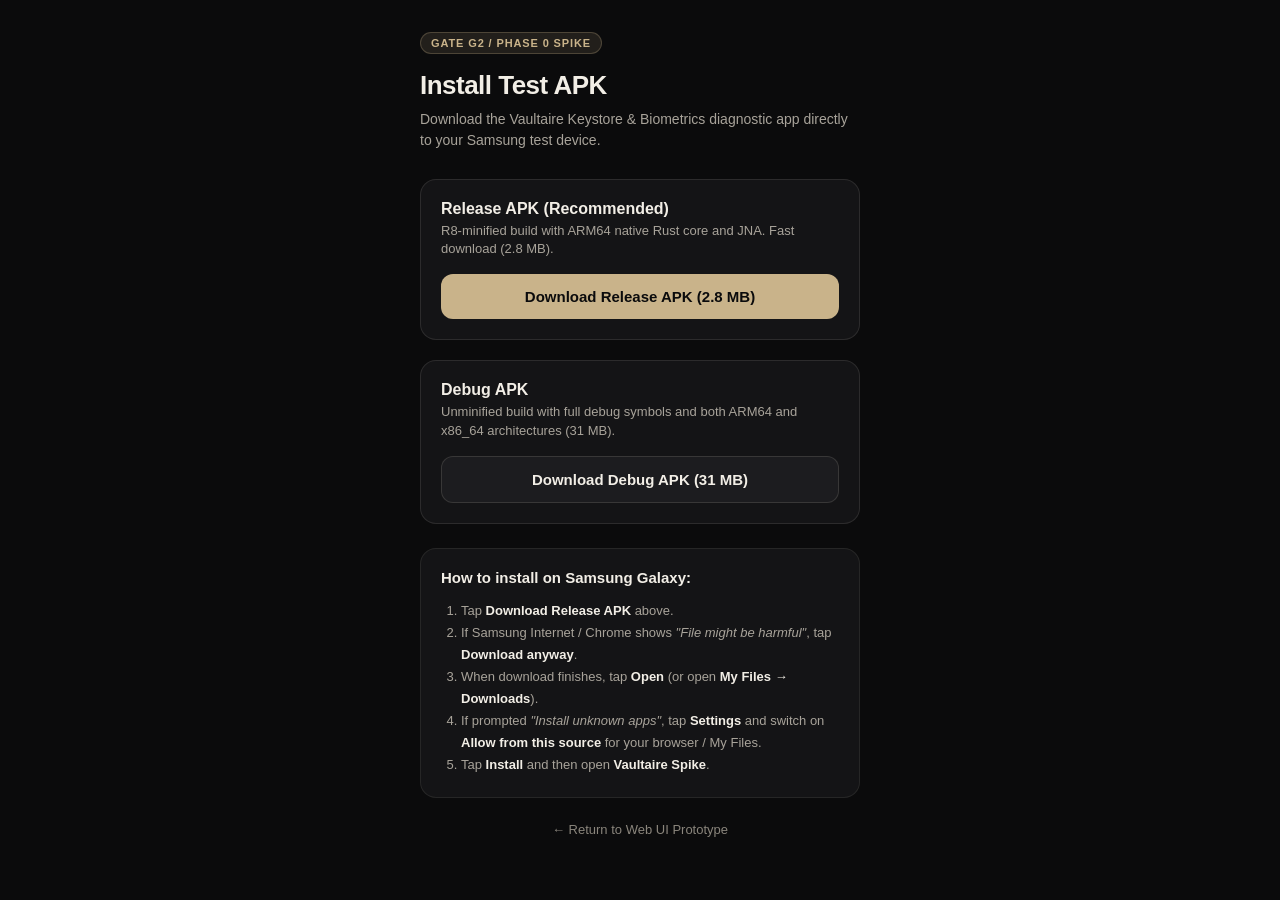
<file: prototype/download.html>
<!DOCTYPE html>
<html lang="en">
<head>
  <meta charset="utf-8">
  <meta name="viewport" content="width=device-width, initial-scale=1, viewport-fit=cover">
  <title>Download Vaultaire APK</title>
  <style>
    * { box-sizing: border-box; margin: 0; padding: 0; }
    body {
      background: #0B0B0C;
      color: #F2EEE6;
      font-family: -apple-system, BlinkMacSystemFont, "Segoe UI", Roboto, sans-serif;
      min-height: 100vh;
      display: flex;
      flex-direction: column;
      align-items: center;
      padding: 32px 20px;
    }
    .container {
      max-width: 440px;
      width: 100%;
    }
    .badge {
      display: inline-block;
      font-size: 11px;
      letter-spacing: 0.08em;
      text-transform: uppercase;
      color: #C9B38A;
      background: rgba(201, 179, 138, 0.12);
      border: 1px solid rgba(201, 179, 138, 0.25);
      padding: 4px 10px;
      border-radius: 999px;
      margin-bottom: 16px;
      font-weight: 600;
    }
    h1 {
      font-size: 26px;
      font-weight: 600;
      letter-spacing: -0.02em;
      margin-bottom: 8px;
    }
    p.sub {
      color: #A8A39A;
      font-size: 14px;
      line-height: 1.5;
      margin-bottom: 28px;
    }
    .card {
      background: #141416;
      border: 1px solid rgba(255, 245, 230, 0.1);
      border-radius: 16px;
      padding: 20px;
      margin-bottom: 20px;
    }
    .card-title {
      font-size: 16px;
      font-weight: 600;
      margin-bottom: 4px;
    }
    .card-desc {
      font-size: 13px;
      color: #A8A39A;
      line-height: 1.4;
      margin-bottom: 16px;
    }
    .btn {
      display: block;
      width: 100%;
      text-align: center;
      padding: 14px 18px;
      background: #C9B38A;
      color: #0B0B0C;
      font-size: 15px;
      font-weight: 600;
      text-decoration: none;
      border-radius: 12px;
      transition: background 0.15s ease, transform 0.1s ease;
    }
    .btn:active {
      transform: scale(0.98);
      background: #bfa373;
    }
    .btn-secondary {
      background: #1C1C1F;
      color: #F2EEE6;
      border: 1px solid rgba(255, 245, 230, 0.12);
    }
    .btn-secondary:active {
      background: #25252a;
    }
    .steps {
      margin-top: 24px;
      background: #141416;
      border: 1px solid rgba(255, 245, 230, 0.08);
      border-radius: 16px;
      padding: 20px;
    }
    .steps h2 {
      font-size: 15px;
      font-weight: 600;
      margin-bottom: 14px;
      color: #F2EEE6;
    }
    .steps ol {
      padding-left: 20px;
      color: #A8A39A;
      font-size: 13px;
      line-height: 1.7;
    }
    .steps li strong {
      color: #F2EEE6;
    }
    .footer-link {
      display: block;
      margin-top: 24px;
      text-align: center;
      color: #8A857C;
      font-size: 13px;
      text-decoration: none;
    }
  </style>
</head>
<body>
  <div class="container">
    <span class="badge">Gate G2 / Phase 0 Spike</span>
    <h1>Install Test APK</h1>
    <p class="sub">Download the Vaultaire Keystore & Biometrics diagnostic app directly to your Samsung test device.</p>

    <div class="card">
      <div class="card-title">Release APK (Recommended)</div>
      <div class="card-desc">R8-minified build with ARM64 native Rust core and JNA. Fast download (2.8 MB).</div>
      <a class="btn" href="/app-release.apk" download>Download Release APK (2.8 MB)</a>
    </div>

    <div class="card">
      <div class="card-title">Debug APK</div>
      <div class="card-desc">Unminified build with full debug symbols and both ARM64 and x86_64 architectures (31 MB).</div>
      <a class="btn btn-secondary" href="/app-debug.apk" download>Download Debug APK (31 MB)</a>
    </div>

    <div class="steps">
      <h2>How to install on Samsung Galaxy:</h2>
      <ol>
        <li>Tap <strong>Download Release APK</strong> above.</li>
        <li>If Samsung Internet / Chrome shows <em>"File might be harmful"</em>, tap <strong>Download anyway</strong>.</li>
        <li>When download finishes, tap <strong>Open</strong> (or open <strong>My Files → Downloads</strong>).</li>
        <li>If prompted <em>"Install unknown apps"</em>, tap <strong>Settings</strong> and switch on <strong>Allow from this source</strong> for your browser / My Files.</li>
        <li>Tap <strong>Install</strong> and then open <strong>Vaultaire Spike</strong>.</li>
      </ol>
    </div>

    <a class="footer-link" href="/">← Return to Web UI Prototype</a>
  </div>
</body>
</html>
</file>
<file: prototype/styles.css>
/* Vaultaire UI prototype — "Obsidian" dark tokens from blueprint §15. */

/* Bundled fonts (SIL Open Font License; see fonts/OFL-*.txt). Three typeface candidates are bundled so they
   can be compared on a phone (Settings → Prototype → Typeface); the two not chosen will be removed. */
@font-face { font-family: "IBM Plex Sans"; font-style: normal; font-weight: 100 700; font-display: swap; src: url("fonts/ibm-plex-sans-latin.woff2") format("woff2"); }
@font-face { font-family: "IBM Plex Mono"; font-style: normal; font-weight: 400; font-display: swap; src: url("fonts/ibm-plex-mono-400-latin.woff2") format("woff2"); }
@font-face { font-family: "IBM Plex Mono"; font-style: normal; font-weight: 500; font-display: swap; src: url("fonts/ibm-plex-mono-500-latin.woff2") format("woff2"); }
@font-face { font-family: "Newsreader"; font-style: normal; font-weight: 400 600; font-display: swap; src: url("fonts/newsreader-latin.woff2") format("woff2"); }
@font-face { font-family: "Schibsted Grotesk"; font-style: normal; font-weight: 400 700; font-display: swap; src: url("fonts/schibsted-grotesk-latin.woff2") format("woff2"); }

:root {
  --safe-top: env(safe-area-inset-top, 0px);
  --safe-bottom: env(safe-area-inset-bottom, 0px);
  --bg: #0B0B0C;
  --raised: #141416;
  --elev: #1C1C1F;
  --hair: rgba(255, 245, 230, 0.08);
  --hair2: rgba(255, 245, 230, 0.16);
  --text: #F2EEE6;
  --text2: #A8A39A;
  --text3: #8A857C;
  --accent: #C9B38A;
  --accent-soft: rgba(201, 179, 138, 0.12);
  --crit: #E0A196;
  --ok: #7DB8A5;
  --warn: #D8AE5E;
  /* Typeface A (default): IBM Plex, engineered and exact. */
  --display: "IBM Plex Sans", system-ui, -apple-system, "Segoe UI", sans-serif;
  --sans: "IBM Plex Sans", system-ui, -apple-system, "Segoe UI", sans-serif;
  --mono: "IBM Plex Mono", ui-monospace, Consolas, monospace;
  --d-weight: 500;
  --d-track: -0.02em;
  --d-size: 26px; --d-line: 32px;
  --dl-size: 28px; --dl-line: 34px;
  --sec-size: 19px; --sec-line: 24px;
  --ease: cubic-bezier(0.2, 0, 0, 1);
  color-scheme: dark;
}

/* Typeface B: Newsreader headings, the phone's own font for text. */
:root[data-type="newsreader"] {
  --display: "Newsreader", Georgia, serif;
  --sans: system-ui, -apple-system, "Segoe UI", sans-serif;
  --d-weight: 500; --d-track: -0.01em;
  --d-size: 30px; --d-line: 36px;
  --dl-size: 32px; --dl-line: 38px;
  --sec-size: 22px; --sec-line: 28px;
}
/* Typeface C: Schibsted Grotesk throughout. */
:root[data-type="schibsted"] {
  --display: "Schibsted Grotesk", system-ui, -apple-system, "Segoe UI", sans-serif;
  --sans: "Schibsted Grotesk", system-ui, -apple-system, "Segoe UI", sans-serif;
  --d-weight: 600; --d-track: -0.025em;
  --d-size: 26px; --d-line: 32px;
  --dl-size: 28px; --dl-line: 34px;
  --sec-size: 19px; --sec-line: 24px;
}

* { box-sizing: border-box; }
html, body { margin: 0; background: #050506; color: var(--text); font-family: var(--sans); -webkit-font-smoothing: antialiased; }
body { min-height: 100vh; display: flex; align-items: center; justify-content: center; gap: 56px; padding: 24px; }
p, h1, h2 { margin: 0; }
a { color: var(--accent); }
button { font: inherit; color: inherit; }
:focus-visible { outline: 2px solid var(--accent); outline-offset: 2px; }
h1:focus { outline: none; }
.sr-only { position: absolute; width: 1px; height: 1px; padding: 0; margin: -1px; overflow: hidden; clip: rect(0, 0, 0, 0); white-space: nowrap; border: 0; }
.noscript { color: var(--text2); }

/* Prototype screen index (desktop only) */
.screens { width: 220px; display: flex; flex-direction: column; gap: 4px; }
.screens .label { margin-bottom: 8px; }
.nav-mark { display: block; width: 48px; height: 48px; margin: 0 0 12px 8px; }
.screens a { padding: 10px 12px; border-radius: 8px; color: var(--text2); text-decoration: none; font-size: 14px; }
.screens a:hover { background: var(--raised); color: var(--text); }
.screens a[aria-current="page"] { background: var(--raised); color: var(--accent); }
.screens .note { margin-top: 16px; font-size: 12px; line-height: 16px; color: var(--text3); }

/* Phone: obsidian with a static 2–3% grain tile (never animated) */
.phone { position: relative; width: 390px; height: 844px; flex-shrink: 0; background-color: var(--bg); background-image: url("grain.svg"); background-size: 220px 220px; border: 1px solid var(--hair); border-radius: 36px; overflow: hidden; display: flex; flex-direction: column; box-shadow: 0 0 0 8px #0E0E10, 0 30px 80px rgba(0, 0, 0, 0.6); }
/* On a real phone the prototype fills the screen, clear of the notch and gesture bar. */
@media (max-width: 720px) {
  html, body { height: 100%; overflow: hidden; overscroll-behavior: none; }
  body { display: block; padding: 0; }
  .screens { display: none; }
  .phone { width: 100%; height: 100vh; height: 100dvh; border: 0; border-radius: 0; box-shadow: none; padding-top: var(--safe-top); }
}
button, a, .tile, .switch { -webkit-tap-highlight-color: transparent; }
button, .btn, .tile, .label { -webkit-user-select: none; user-select: none; }

/* Layout helpers */
.screen { flex: 1; min-height: 0; display: flex; flex-direction: column; overflow-y: auto; }
.screen.fixed { overflow: hidden; }
.col { display: flex; flex-direction: column; }
.grow { flex: 1; }
.scroll { min-height: 0; overflow-y: auto; }
.pad { padding-left: 24px; padding-right: 24px; }
.gutter { padding-left: 20px; padding-right: 20px; }
.stack { display: flex; flex-direction: column; gap: 12px; }
.stack-tight { display: flex; flex-direction: column; gap: 6px; }
.inline { display: flex; gap: 8px; align-items: center; }

/* Type */
.display { font-family: var(--display); font-weight: var(--d-weight); letter-spacing: var(--d-track); font-size: var(--d-size); line-height: var(--d-line); }
.display-l { font-family: var(--display); font-weight: var(--d-weight); letter-spacing: var(--d-track); font-size: var(--dl-size); line-height: var(--dl-line); }
.body { font-size: 15px; line-height: 22px; }
.small { font-size: 14px; line-height: 20px; }
.muted { color: var(--text2); }
.faint { color: var(--text3); font-size: 13px; line-height: 18px; }
.label { font-size: 12px; line-height: 16px; letter-spacing: 0.06em; color: var(--text3); text-transform: uppercase; font-weight: 400; }
.col > .label + .display, .col > .label + .display-l { margin-top: 2px; }
.mono { font-family: var(--mono); }

/* Controls */
.topbar { height: 64px; padding: 16px 10px 0; display: flex; align-items: center; justify-content: space-between; flex-shrink: 0; }
.icon-btn { width: 44px; height: 44px; flex-shrink: 0; display: inline-flex; align-items: center; justify-content: center; border: 0; border-radius: 8px; background: transparent; color: var(--text2); cursor: pointer; text-decoration: none; transition: background-color 120ms var(--ease), color 120ms var(--ease); }
.icon-btn:hover { background: var(--elev); color: var(--text); }
.icon-btn.strong { color: var(--text); }
.icon-btn.accent { color: var(--accent); }
.icon-btn.boxed { width: 52px; height: 52px; border: 1px solid var(--hair2); border-radius: 12px; }
.icon-btn[aria-pressed="true"] { color: var(--accent); }

.btn { width: 100%; height: 52px; flex-shrink: 0; border-radius: 12px; border: 0; display: flex; align-items: center; justify-content: center; gap: 10px; font-size: 16px; font-weight: 600; text-decoration: none; cursor: pointer; transition: background-color 120ms var(--ease); }
.btn-primary { background: var(--text); color: var(--bg); }
.btn-primary:hover { background: #FFFFFF; }
.btn-secondary { background: transparent; color: var(--text); border: 1px solid var(--hair2); font-weight: 500; }
.btn-secondary:hover { background: var(--raised); }
.btn-ghost { background: transparent; color: var(--text2); font-weight: 400; height: 48px; }
.btn-danger { background: transparent; color: var(--crit); border: 1px solid rgba(224, 161, 150, 0.4); font-weight: 500; }
.btn:disabled { background: var(--raised); color: var(--text3); border: 1px solid var(--hair); cursor: default; }
.btn-primary[aria-live]:disabled { background: var(--text); color: var(--bg); border: 0; }
.btn-small { width: auto; height: 44px; padding: 0 14px; border-radius: 8px; font-size: 14px; font-weight: 500; align-self: flex-start; }
.btn-small svg { color: var(--accent); }
.text-btn { height: 44px; padding: 0 10px; border: 0; background: transparent; color: var(--accent); font-size: 14px; font-weight: 600; cursor: pointer; flex-shrink: 0; }

.input { width: 100%; min-width: 0; height: 52px; padding: 0 14px; border-radius: 12px; border: 1px solid var(--hair2); background: var(--raised); color: var(--text); font-size: 16px; font-family: var(--sans); transition: border-color 120ms var(--ease); }
.input::placeholder { color: var(--text3); }
.input:focus { outline: none; border-color: var(--accent); }
.input.mono { font-family: var(--mono); }
textarea.input { height: auto; padding: 12px 14px; line-height: 24px; resize: none; }
.field { display: flex; flex-direction: column; gap: 8px; }
.field > label { display: flex; align-items: center; gap: 8px; }

.badge { display: inline-flex; align-items: center; gap: 4px; height: 18px; padding: 0 6px; border-radius: 4px; border: 1px solid rgba(201, 179, 138, 0.45); color: var(--accent); font-size: 11px; letter-spacing: 0.06em; }
.type-tile { width: 40px; height: 40px; flex-shrink: 0; border-radius: 8px; background: var(--elev); border: 1px solid var(--hair); display: inline-flex; align-items: center; justify-content: center; color: var(--text2); }
.notice { padding: 14px; border-radius: 12px; border: 1px solid rgba(216, 174, 94, 0.35); background: rgba(216, 174, 94, 0.05); display: flex; gap: 12px; align-items: flex-start; font-size: 14px; line-height: 20px; }
.notice svg { color: var(--warn); flex-shrink: 0; }
.assurance { display: flex; gap: 10px; align-items: flex-start; font-size: 13px; line-height: 18px; color: var(--text3); }
.assurance svg { flex-shrink: 0; }
.assurance.warn-note svg { color: var(--warn); }
.assurance.warn-note { color: var(--text2); }

/* Guilloché line work */
.rosette path { fill: none; stroke: var(--accent); stroke-width: 0.5; stroke-opacity: 0.22; }
.engrave { position: absolute; left: 0; top: 0; width: 100%; height: 100%; pointer-events: none; }
.engrave path { fill: none; stroke: var(--cf-line, rgba(255, 245, 230, 0.05)); stroke-width: 0.7; vector-effect: non-scaling-stroke; }

/* Lock */
.lock { align-items: center; padding: 40px 24px calc(32px + var(--safe-bottom)); text-align: center; overflow-x: hidden; overflow-y: auto; }
.lock .intro { gap: 0; align-items: center; }
.brand img { display: block; width: 300px; height: auto; }
.lock .intro p { margin-top: -6px; }
.lock .grow { display: flex; align-items: center; justify-content: center; }
.ring { position: relative; width: 260px; height: 260px; display: flex; align-items: center; justify-content: center; color: var(--accent); }
.ring .rosette { position: absolute; left: 0; top: 0; width: 260px; height: 260px; }
.ring .track { position: absolute; left: 56px; top: 56px; }
.ring .arc { stroke-dasharray: 440; stroke-dashoffset: 110; }
.ring-core { width: 96px; height: 96px; border-radius: 50%; background: radial-gradient(circle at 50% 35%, #1E1E21, #111113); border: 1px solid var(--hair); display: flex; align-items: center; justify-content: center; }
.lock .actions { width: 100%; }
.beta { margin-top: 12px; font-size: 12px; line-height: 16px; letter-spacing: 0.06em; color: var(--text3); }

@media (max-height: 760px) {
  .lock { padding-top: 24px; }
  .brand img { width: 240px; }
  .ring, .ring .rosette { width: 220px; height: 220px; }
  .ring .track { left: 36px; top: 36px; }
}
@media (max-height: 660px) {
  .brand img { width: 200px; }
  .ring, .ring .rosette { width: 180px; height: 180px; }
  .ring .track { left: 16px; top: 16px; }
}

/* Password */
.pw-form { padding-bottom: calc(32px + var(--safe-bottom)); }
.pw-form .intro { margin-top: 32px; }
.pw-field { margin-top: 40px; }

/* Vault */
.vault-head { padding: 20px 10px 0 20px; display: flex; align-items: flex-start; justify-content: space-between; flex-shrink: 0; }
.vault-head .inline { gap: 4px; }
.health { margin: 14px 20px 0; height: 44px; padding: 0 12px; border-radius: 12px; border: 1px solid var(--hair); background: var(--raised); display: flex; align-items: center; gap: 10px; font-size: 13px; color: var(--text2); text-decoration: none; flex-shrink: 0; transition: border-color 120ms var(--ease); }
.health:hover { border-color: var(--hair2); }
.health-ok { display: inline-flex; align-items: center; gap: 8px; color: var(--text); }
.health-ok svg { color: var(--ok); }
.health-sep { width: 1px; height: 16px; background: var(--hair2); }
.health-warn { flex: 1; display: inline-flex; align-items: center; gap: 6px; }
.health-warn::before { content: ""; width: 6px; height: 6px; border-radius: 50%; background: var(--warn); }
.search { position: relative; margin: 12px 20px 0; flex-shrink: 0; }
.search svg { position: absolute; left: 14px; top: 14px; color: var(--text3); }
.search .input { height: 48px; padding-left: 44px; border-color: var(--hair); }
.banner { margin: 12px 20px 0; padding: 12px 8px 12px 14px; border-radius: 12px; border: 1px solid rgba(216, 174, 94, 0.35); background: rgba(216, 174, 94, 0.05); display: flex; align-items: center; gap: 12px; font-size: 14px; line-height: 20px; flex-shrink: 0; }
.banner svg { color: var(--warn); flex-shrink: 0; }
.banner p { flex: 1; }
.list { flex: 1; min-height: 0; overflow-y: auto; margin-top: 8px; padding-bottom: calc(104px + var(--safe-bottom)); }
.section-label { margin: 16px 0 10px; }
.wallet { display: flex; gap: 12px; overflow-x: auto; padding: 0 20px 4px; scrollbar-width: none; }
.wallet::-webkit-scrollbar { display: none; }
.wallet-card { flex-shrink: 0; border-radius: 9px; text-decoration: none; transition: transform 200ms var(--ease); }
.wallet-card:hover { transform: translateY(-2px); }
.item { display: flex; align-items: center; gap: 14px; min-height: 68px; padding: 0 20px; border-bottom: 1px solid var(--hair); color: var(--text); text-decoration: none; transition: background-color 120ms var(--ease); }
a.item:hover { background: rgba(255, 245, 230, 0.03); }
.item-text { flex: 1; min-width: 0; display: flex; flex-direction: column; gap: 2px; }
.item-title { font-size: 16px; line-height: 22px; }
.item-sub { font-size: 14px; line-height: 20px; color: var(--text2); white-space: nowrap; overflow: hidden; text-overflow: ellipsis; }
.mini { width: 26px; height: 17px; border-radius: 3px; background: var(--cf-bg); box-shadow: inset 0 0 0 1px rgba(255, 255, 255, 0.08); }
.fav { color: var(--accent); flex-shrink: 0; }
.chev { color: var(--text3); flex-shrink: 0; }
.empty { padding: 48px 32px; text-align: center; display: flex; flex-direction: column; gap: 8px; }
.empty .display { font-size: calc(var(--d-size) - 2px); line-height: calc(var(--d-line) - 2px); }
.list-foot { padding: 24px 20px 0; text-align: center; font-size: 12px; line-height: 16px; letter-spacing: 0.02em; color: var(--text3); }
.fab { position: absolute; right: 20px; bottom: calc(28px + var(--safe-bottom)); width: 56px; height: 56px; border-radius: 16px; background: var(--text); color: var(--bg); display: flex; align-items: center; justify-content: center; box-shadow: 0 8px 24px rgba(0, 0, 0, 0.5); transition: background-color 120ms var(--ease); }
.fab:hover { background: #FFFFFF; }

/* Category sections (home) */
.sec { padding: 0 20px; margin-top: 22px; }
.sec:first-child { margin-top: 12px; }
.sec-head { display: flex; align-items: baseline; gap: 8px; margin-bottom: 10px; color: var(--text); text-decoration: none; }
.sec-title { font-family: var(--display); font-weight: var(--d-weight); letter-spacing: var(--d-track); font-size: var(--sec-size); line-height: var(--sec-line); }
.sec-count { font-size: 13px; color: var(--text3); }
.sec-head .chev { margin-left: auto; align-self: center; }
.sec .wallet { margin: 0 -20px; }
.group .item { min-height: 64px; padding: 0 14px; border-bottom: 0; border-top: 1px solid var(--hair); }
.group .item:first-child { border-top: 0; }
.group a.item:hover { background: var(--elev); }
.see-all { height: 48px; display: flex; align-items: center; justify-content: center; gap: 4px; border-top: 1px solid var(--hair); color: var(--accent); font-size: 14px; font-weight: 500; text-decoration: none; }
.see-all:hover { background: var(--elev); }

/* Home: hidden sections and the organise link */
.hidden-note { margin: 22px 20px 0; font-size: 13px; line-height: 20px; color: var(--text3); }
.hidden-note a { color: var(--text2); }
.organise { display: flex; justify-content: center; margin-top: 24px; }
.organise .btn-small { align-self: center; }

/* Home sections editor */
.edit-row { min-height: 64px; padding: 8px 10px 8px 16px; display: flex; align-items: center; gap: 4px; border-top: 1px solid var(--hair); }
.edit-row:first-child { border-top: 0; }
.edit-text { flex: 1; min-width: 0; display: flex; flex-direction: column; gap: 2px; }
.edit-name { font-size: 16px; line-height: 22px; white-space: nowrap; overflow: hidden; text-overflow: ellipsis; }
.edit-meta { font-size: 13px; line-height: 18px; color: var(--text3); }
.edit-row.is-hidden .edit-name { color: var(--text3); }
.edit-row .switch { margin-left: 8px; }
.edit-row .icon-btn:disabled { opacity: 0.25; cursor: default; background: transparent; }
.edit-row.pinned { padding-right: 16px; }
.pin-icon { color: var(--accent); flex-shrink: 0; }
.edit-label { margin: 22px 0 8px; }

/* Category page */
.cat-head { display: flex; flex-direction: column; gap: 2px; margin-top: 4px; }
.cat-note { margin-top: 14px; }
.cat-list { margin-top: 20px; }
.cat-add { margin: 20px 0 calc(32px + var(--safe-bottom)); }
.card-stack { display: flex; flex-direction: column; gap: 16px; }
.card-stack .wallet-card { display: block; }

/* Card faces: ISO/IEC 7810 ID-1 ratio; finishes from blueprint §15 */
.finish-obsidian { --cf-bg: linear-gradient(155deg, #202023, #0D0D0F); --cf-ink: #F2EEE6; --cf-ink2: #A8A39A; --cf-line: rgba(201, 179, 138, 0.14); }
.finish-titanium { --cf-bg: linear-gradient(155deg, #34343A, #222226); --cf-ink: #F2EEE6; --cf-ink2: #B3AEA5; --cf-line: rgba(255, 255, 255, 0.07); }
.finish-platinum { --cf-bg: linear-gradient(155deg, #F0EDE7, #D6D1C7); --cf-ink: #1A1917; --cf-ink2: #57534C; --cf-line: rgba(26, 25, 23, 0.08); }
.finish-ivory { --cf-bg: linear-gradient(155deg, #FBF8F2, #E9E1D2); --cf-ink: #1A1917; --cf-ink2: #5E5A53; --cf-line: rgba(122, 98, 64, 0.13); }
.finish-champagne { --cf-bg: linear-gradient(155deg, #E2D1AE, #B39767); --cf-ink: #1A1917; --cf-ink2: #3F3526; --cf-line: rgba(255, 255, 255, 0.24); }
.finish-damascus { --cf-bg: linear-gradient(145deg, #1c1e22 0%, #2c3038 48%, #16181b 100%); --cf-ink: #F4F6F9; --cf-ink2: #9DA3AF; --cf-line: rgba(215, 225, 245, 0.28); }
.finish-carbon { --cf-bg: radial-gradient(circle at 25% 25%, #242528 0%, #151618 65%, #0d0e10 100%); --cf-ink: #F2EEE6; --cf-ink2: #8E8D91; --cf-line: rgba(255, 255, 255, 0.11); }
.finish-rosegold { --cf-bg: linear-gradient(145deg, #E8B4A2 0%, #C98E7D 50%, #A86F60 100%); --cf-ink: #22120F; --cf-ink2: #52312A; --cf-line: rgba(255, 255, 255, 0.40); }
.finish-sapphire { --cf-bg: linear-gradient(155deg, rgba(22, 34, 62, 0.90), rgba(9, 14, 28, 0.96)); --cf-ink: #EAF1FF; --cf-ink2: #8CA9D4; --cf-line: rgba(145, 195, 255, 0.25); backdrop-filter: blur(20px); -webkit-backdrop-filter: blur(20px); border: 1px solid rgba(145, 195, 255, 0.28); }
.card-face { position: relative; overflow: hidden; width: 100%; max-width: 350px; aspect-ratio: 1.586; padding: 20px 22px; border-radius: 13px; background: var(--cf-bg); color: var(--cf-ink); box-shadow: inset 0 1px 0 rgba(255, 255, 255, 0.10), inset 0 0 0 1px rgba(255, 255, 255, 0.05), 0 14px 32px rgba(0, 0, 0, 0.45); display: flex; flex-direction: column; justify-content: space-between; transition: background 200ms var(--ease); }
.card-face::after { content: ""; position: absolute; inset: 0; border-radius: inherit; background: radial-gradient(circle 260px at var(--tilt-x, 50%) var(--tilt-y, 30%), rgba(255, 255, 255, 0.22) 0%, rgba(201, 179, 138, 0.10) 35%, transparent 70%); mix-blend-mode: overlay; pointer-events: none; opacity: 0.9; transition: opacity 0.2s ease; z-index: 2; }
.card-face > div { position: relative; z-index: 3; }
.card-top, .card-bottom { display: flex; justify-content: space-between; }
.card-top { align-items: flex-start; font-size: 11px; line-height: 16px; letter-spacing: 0.14em; color: var(--cf-ink2); }
.card-bottom { align-items: flex-end; }
.card-num { font-family: var(--mono); font-size: 18px; line-height: 24px; letter-spacing: 0.08em; }
.card-name { margin-top: 6px; font-size: 11px; line-height: 16px; letter-spacing: 0.14em; color: var(--cf-ink2); }
.network { font-size: 13px; line-height: 16px; font-weight: 600; letter-spacing: 0.16em; }
.card-face.sm { width: 188px; padding: 12px 14px; border-radius: 9px; box-shadow: inset 0 1px 0 rgba(255, 255, 255, 0.10), inset 0 0 0 1px rgba(255, 255, 255, 0.05), 0 8px 20px rgba(0, 0, 0, 0.4); }
.card-face.sm .card-top { font-size: 9px; line-height: 12px; }
.card-face.sm .card-num { font-size: 13px; line-height: 18px; }
.card-face.sm .network { font-size: 10px; line-height: 12px; }

/* Item detail */
.detail-head { padding: 8px 20px 0; display: flex; flex-direction: column; gap: 20px; }
.title-row { display: flex; align-items: center; gap: 14px; padding: 8px 20px 0; }
.finishes { display: flex; align-items: center; gap: 2px; margin-top: -8px; }
.swatch-btn { width: 44px; height: 44px; border: 0; background: transparent; border-radius: 8px; display: inline-flex; align-items: center; justify-content: center; cursor: pointer; }
.swatch { width: 30px; height: 19px; border-radius: 4px; background: var(--cf-bg); box-shadow: inset 0 0 0 1px rgba(255, 255, 255, 0.12); transition: box-shadow 120ms var(--ease); }
.swatch-btn[aria-pressed="true"] .swatch { box-shadow: 0 0 0 2px var(--bg), 0 0 0 3.5px var(--accent); }
.finish-name { margin-left: 8px; font-size: 13px; color: var(--text2); }
.fields { padding: 0 20px calc(32px + var(--safe-bottom)); margin-top: 24px; display: flex; flex-direction: column; }
.fields > .label { margin-bottom: 8px; }
.fields .assurance, .fields .faint { margin-top: 16px; }
.fields .assurance + .assurance { margin-top: 10px; }
.frow { min-height: 64px; padding: 8px 0; display: flex; align-items: center; gap: 4px; border-bottom: 1px solid var(--hair); }
.frow-text { flex: 1; min-width: 0; display: flex; flex-direction: column; gap: 2px; }
.frow-label { font-size: 13px; line-height: 18px; color: var(--text2); display: flex; align-items: center; gap: 8px; }
.frow-value { font-size: 16px; line-height: 22px; overflow-wrap: anywhere; }
.frow-value.small { font-size: 14px; line-height: 20px; color: var(--text2); }
.secret { font-family: var(--mono); font-size: 17px; line-height: 24px; letter-spacing: 0.04em; overflow-wrap: anywhere; }
.timer { font-size: 12px; line-height: 16px; color: var(--text3); }
.meter { display: grid; grid-template-columns: repeat(5, minmax(0, 1fr)); gap: 4px; margin: 6px 0 4px; max-width: 200px; }
.meter span { height: 3px; border-radius: 2px; background: var(--hair2); }
.meter span.on { background: var(--ok); }
.frow-note { font-size: 13px; line-height: 18px; color: var(--text2); }
.secret.plain { font-family: var(--sans); letter-spacing: 0; font-size: 16px; }
.secret.multiline { white-space: pre-line; line-height: 24px; }

/* Overlays */
.toast { position: absolute; left: 50%; bottom: calc(32px + var(--safe-bottom)); transform: translateX(-50%); padding: 12px 16px; border-radius: 12px; background: var(--elev); border: 1px solid rgba(255, 245, 230, 0.12); box-shadow: 0 12px 32px rgba(0, 0, 0, 0.5); display: flex; align-items: center; gap: 10px; white-space: nowrap; font-size: 14px; line-height: 20px; z-index: 5; }
.backdrop { position: absolute; inset: 0; background: rgba(0, 0, 0, 0.64); display: flex; flex-direction: column; justify-content: flex-end; z-index: 10; }
.sheet { padding: 28px 24px calc(32px + var(--safe-bottom)); border-radius: 16px 16px 0 0; background: var(--elev); border-top: 1px solid var(--hair); display: flex; flex-direction: column; align-items: center; gap: 12px; text-align: center; }
.sheet > svg { color: var(--accent); }
.sheet h2 { margin-top: 4px; font-size: 20px; line-height: 26px; font-weight: 600; }
.sheet p { margin-bottom: 12px; }

/* Add item */
.tiles { display: grid; grid-template-columns: repeat(2, minmax(0, 1fr)); gap: 12px; padding: 0 20px 24px; margin-top: 20px; }
.tile { min-height: 124px; padding: 16px; border-radius: 12px; border: 1px solid var(--hair); background: var(--raised); text-align: left; display: flex; flex-direction: column; align-items: flex-start; gap: 10px; cursor: pointer; transition: border-color 120ms var(--ease); }
.tile:hover { border-color: rgba(201, 179, 138, 0.45); }
.tile-name { display: block; font-size: 16px; line-height: 22px; font-weight: 600; }
.tile-desc { display: block; margin-top: 2px; font-size: 13px; line-height: 18px; color: var(--text2); }
.form { flex: 1; padding: 20px 20px calc(120px + var(--safe-bottom)); display: flex; flex-direction: column; gap: 18px; }
.savebar { position: absolute; left: 0; right: 0; bottom: 0; padding: 16px 20px calc(28px + var(--safe-bottom)); background: var(--bg); border-top: 1px solid var(--hair); }
.optin { display: flex; flex-direction: column; gap: 16px; padding-top: 18px; border-top: 1px solid var(--hair); }
.switch-row { display: flex; align-items: center; justify-content: space-between; gap: 16px; cursor: pointer; }
.switch-row .col { gap: 2px; }
.switch { appearance: none; -webkit-appearance: none; flex-shrink: 0; width: 46px; height: 28px; margin: 0; border-radius: 14px; background: var(--elev); border: 1px solid var(--hair2); position: relative; cursor: pointer; transition: background-color 120ms var(--ease); }
.switch::after { content: ""; position: absolute; top: 3px; left: 3px; width: 20px; height: 20px; border-radius: 50%; background: var(--text2); transition: transform 120ms var(--ease), background-color 120ms var(--ease); }
.switch:checked { background: var(--accent-soft); border-color: var(--accent); }
.switch:checked::after { transform: translateX(18px); background: var(--accent); }

/* Card network picker */
.network-picker { display: flex; flex-wrap: wrap; gap: 8px; margin-top: 6px; }
.net-btn { height: 38px; padding: 0 14px; border-radius: 9px; border: 1px solid var(--hair2); background: var(--raised); color: var(--text2); font-size: 13px; font-weight: 500; cursor: pointer; transition: all 120ms var(--ease); }
.net-btn:hover { background: var(--elev); color: var(--text); border-color: rgba(201, 179, 138, 0.35); }
.net-btn.active { background: var(--accent-soft); color: var(--accent); border-color: var(--accent); font-weight: 600; }

/* Platform picker (Settings and the desktop side panel) */
.segmented { display: inline-flex; padding: 2px; border-radius: 10px; border: 1px solid var(--hair2); background: var(--bg); flex-shrink: 0; }
.segmented button { height: 36px; min-width: 76px; padding: 0 12px; border: 0; border-radius: 8px; background: transparent; color: var(--text2); font: inherit; font-size: 14px; cursor: pointer; }
.segmented button[aria-pressed="true"] { background: var(--elev); color: var(--accent); font-weight: 600; }
.nav-plat { margin: 20px 0 8px 12px; }
.screens .segmented { margin-left: 8px; align-self: flex-start; }

/* iPhone version: iOS conventions where they differ from Android */
.back-btn { width: auto; min-width: 44px; }
[data-platform="ios"] .back-btn { padding: 0 8px 0 2px; gap: 0; color: var(--accent); }
.back-text { font-size: 17px; line-height: 22px; }
[data-platform="ios"] .backdrop { justify-content: center; align-items: center; padding: 24px; }
[data-platform="ios"] .sheet { width: 100%; max-width: 300px; padding: 28px 20px 16px; border-radius: 20px; border: 1px solid var(--hair); }
[data-platform="ios"] .switch { width: 51px; height: 31px; border-radius: 16px; }
[data-platform="ios"] .switch::after { top: 2px; left: 2px; width: 25px; height: 25px; background: var(--text2); box-shadow: 0 2px 4px rgba(0, 0, 0, 0.35); }
[data-platform="ios"] .switch:checked { background: var(--accent); }
[data-platform="ios"] .switch:checked::after { transform: translateX(20px); background: var(--text); }

/* Recovery Kit */
.rk { padding: 28px 24px calc(32px + var(--safe-bottom)); }
.steps { display: grid; grid-template-columns: repeat(7, minmax(0, 1fr)); gap: 4px; margin-top: 10px; }
.steps span { height: 2px; background: rgba(255, 245, 230, 0.12); }
.steps span.on { background: var(--accent); }
.rk .intro { margin-top: 32px; }
.keybox { position: relative; overflow: hidden; margin-top: 24px; padding: 20px; border-radius: 12px; background: var(--raised); border: 1px solid var(--hair); display: grid; grid-template-columns: repeat(2, minmax(0, 1fr)); gap: 16px 20px; --cf-line: rgba(201, 179, 138, 0.09); }
.kg { position: relative; display: flex; align-items: baseline; gap: 12px; }
.kg-n { font-family: var(--mono); font-size: 13px; color: var(--accent); }
.kg-t { font-family: var(--mono); font-size: 22px; line-height: 28px; letter-spacing: 0.14em; }
.rk .notice { margin-top: 20px; }
.rk .sample { margin-top: 10px; font-size: 12px; line-height: 16px; }
.rk .after { margin-top: 12px; }
.pair { display: grid; grid-template-columns: repeat(2, minmax(0, 1fr)); gap: 16px; margin-top: 28px; }
.key-input { height: 56px; font-family: var(--mono); font-size: 20px; letter-spacing: 0.14em; text-transform: uppercase; }
.error { margin-top: 16px; display: flex; gap: 10px; align-items: center; font-size: 14px; line-height: 20px; color: var(--crit); }
.error svg { flex-shrink: 0; }
.rk .hint { margin-top: 16px; }
.rk .buttons { display: flex; flex-direction: column; gap: 8px; }
.done { flex: 1; display: flex; flex-direction: column; align-items: center; justify-content: center; gap: 16px; text-align: center; }
.done-mark { position: relative; width: 160px; height: 160px; display: flex; align-items: center; justify-content: center; }
.done-mark .rosette { position: absolute; left: 0; top: 0; }
.done-ring { width: 88px; height: 88px; border-radius: 50%; border: 1.5px solid var(--accent); background: var(--bg); color: var(--accent); display: flex; align-items: center; justify-content: center; }
.done p { max-width: 300px; }

/* Settings */
.sections { padding: 24px 20px calc(40px + var(--safe-bottom)); display: flex; flex-direction: column; gap: 32px; }
.section { display: flex; flex-direction: column; gap: 8px; }
.group { border-radius: 12px; background: var(--raised); border: 1px solid var(--hair); overflow: hidden; }
.srow { min-height: 56px; padding: 8px 16px; display: flex; align-items: center; justify-content: space-between; gap: 12px; border-top: 1px solid var(--hair); color: var(--text); text-decoration: none; }
.srow:first-child { border-top: 0; }
a.srow:hover { background: var(--elev); }
.srow-label { font-size: 16px; line-height: 22px; }
.srow-value { font-size: 14px; line-height: 20px; color: var(--text2); text-align: right; }
.srow-main { flex: 1; display: flex; flex-direction: column; gap: 2px; }
.srow-sub { font-size: 13px; line-height: 18px; color: var(--text2); }
.srow-note { font-size: 13px; line-height: 18px; color: var(--warn); }
.srow .ok { color: var(--ok); flex-shrink: 0; }
.srow .warn { color: var(--warn); flex-shrink: 0; }

/* Wallet folders: a folder of two or more cards is a fanned deck; captions line every entry up */
.wallet { align-items: flex-start; }
.wallet-entry { flex-shrink: 0; width: 188px; display: flex; flex-direction: column; gap: 8px; color: var(--text2); text-decoration: none; }
.wallet-entry > .card-face { margin-top: 21px; transition: transform 200ms var(--ease); }
.wallet-entry:hover > .card-face, .wallet-entry:hover .fan { transform: translateY(-2px); }
.wallet-caption { display: flex; align-items: center; gap: 6px; font-size: 13px; line-height: 18px; white-space: nowrap; overflow: hidden; text-overflow: ellipsis; }
.wallet-caption svg { flex-shrink: 0; color: var(--accent); }
.fan { position: relative; display: block; width: 188px; height: 140px; transition: transform 200ms var(--ease); }
.fan-card { position: absolute; left: 0; right: 0; bottom: 0; transform-origin: 50% 0; }
.fan-1 { bottom: 10px; transform: scale(0.94); filter: brightness(0.75); }
.fan-2 { bottom: 20px; transform: scale(0.88); filter: brightness(0.55); }
.card-face.is-blocked > div, .card-face.is-blocked > svg { opacity: 0.4; }
.blocked-band { position: absolute; left: -10%; right: -10%; top: 50%; z-index: 2; transform: translateY(-50%) rotate(-8deg); background: var(--crit); color: #1A1917; text-align: center; font-size: 12px; line-height: 24px; font-weight: 600; letter-spacing: 0.24em; }
.card-face.sm .blocked-band { font-size: 9px; line-height: 18px; }
.badge-crit { border-color: rgba(224, 161, 150, 0.5); color: var(--crit); }
.warn-text { color: var(--warn); }

/* Coming up (expiry watch) */
.item.soon .type-tile { color: var(--warn); }
.soon-when { flex-shrink: 0; font-size: 13px; line-height: 18px; color: var(--warn); white-space: nowrap; }

/* Cards page: folders */
.lost-btn { margin-bottom: 24px; }
.fields .lost-btn { margin: 16px 0 8px; }
.folder-sec + .folder-sec { margin-top: 20px; }
.folder-head { display: flex; align-items: center; gap: 8px; min-height: 36px; margin-bottom: 6px; color: var(--text); text-decoration: none; font-size: 15px; font-weight: 600; }
.folder-head > svg:first-child { color: var(--accent); }
.folder-head .chev { margin-left: auto; color: var(--text3); }
.frow-link { color: var(--text); text-decoration: none; }
.frow-value .frow-note { display: block; margin-top: 2px; }
.frow-value svg { vertical-align: -2px; color: var(--accent); }

/* Move to folder */
button.srow { width: 100%; border: 0; border-top: 1px solid var(--hair); background: transparent; font: inherit; color: var(--text); text-align: left; cursor: pointer; }
button.srow:first-child { border-top: 0; }
button.srow:hover { background: var(--elev); }
.pick-row[aria-pressed="true"] .srow-label { color: var(--accent); }
.accent-icon { color: var(--accent); flex-shrink: 0; }
.new-folder { margin-top: 28px; padding-bottom: calc(32px + var(--safe-bottom)); display: flex; flex-direction: column; gap: 8px; }
.new-folder .btn-small { align-self: stretch; height: 52px; }

/* Lost wallet */
.progress-line { margin-top: 18px; display: flex; align-items: center; gap: 12px; }
.progress-bar { flex: 1; height: 4px; border-radius: 2px; background: var(--elev); overflow: hidden; }
.progress-fill { display: block; height: 100%; width: 0; background: var(--ok); transition: width 200ms var(--ease); }
.p1 { width: 10%; } .p2 { width: 20%; } .p3 { width: 30%; } .p4 { width: 40%; } .p5 { width: 50%; }
.p6 { width: 60%; } .p7 { width: 70%; } .p8 { width: 80%; } .p9 { width: 90%; } .p10 { width: 100%; }
.lost-list { display: flex; flex-direction: column; gap: 14px; }
.lost-head { display: flex; align-items: center; gap: 12px; padding: 12px 12px 12px 16px; background: var(--elev); }
.call-btn { align-self: center; height: 40px; }
.lost-row { gap: 12px; cursor: pointer; }
.lost-row .type-tile { width: 32px; height: 32px; }
.lost-state { font-size: 13px; color: var(--ok); }
.lost-last { margin-bottom: calc(32px + var(--safe-bottom)); }

/* Recovery codes */
.codes { list-style: none; margin: 8px 0 12px; padding: 0; border-radius: 12px; background: var(--raised); border: 1px solid var(--hair); overflow: hidden; }
.code-row { display: flex; align-items: center; gap: 12px; min-height: 48px; padding: 0 4px 0 14px; border-top: 1px solid var(--hair); }
.code-row:first-child { border-top: 0; }
.code-n { width: 20px; font-family: var(--mono); font-size: 12px; color: var(--text3); }
.code { flex: 1; font-size: 17px; letter-spacing: 0.06em; }
.code-row.used .code { text-decoration: line-through; color: var(--text3); }
.code-row.used .text-btn { color: var(--text3); font-weight: 500; }
.codes-masked { margin: 8px 0 12px; min-height: 56px; padding: 0 14px; display: flex; align-items: center; gap: 10px; border-radius: 12px; border: 1px dashed var(--hair2); color: var(--text2); font-size: 14px; }
.fields > .btn { margin-top: 4px; }

/* Settings row whose control sits under its label */
.srow-stack { flex-direction: column; align-items: flex-start; gap: 10px; padding: 14px 16px; }

/* Motion (blueprint §15): decoration only, never gating; security state changes stay instant. */
@media (prefers-reduced-motion: no-preference) {
  .enter { animation: enter 200ms var(--ease); }
  .fade-in { animation: fade 200ms var(--ease); }
  .rise { animation: rise 240ms var(--ease); }
  .lock .intro, .lock .ring, .lock .actions { animation: fade 320ms var(--ease) both; }
  .lock .ring { animation-delay: 60ms; }
  .lock .actions { animation-delay: 120ms; }
  .unlocking .ring { animation: none; }
  .unlocking .arc { animation: ring-close 300ms var(--ease) forwards; }
  .unlocking .ring-core { animation: settle 300ms var(--ease) forwards; }
  .unlocking .intro, .unlocking .actions { animation: dissolve 300ms var(--ease) forwards; }
  .dial { animation: spin 1.1s linear infinite; }
}
@keyframes enter { from { opacity: 0; transform: translateY(6px); } to { opacity: 1; transform: none; } }
@keyframes fade { from { opacity: 0; } to { opacity: 1; } }
@keyframes rise { from { transform: translateY(24px); opacity: 0; } to { transform: none; opacity: 1; } }
@keyframes ring-close { to { stroke-dashoffset: 0; } }
@keyframes settle { to { transform: scale(0.94); box-shadow: 0 0 0 1px var(--accent); } }
@keyframes dissolve { to { opacity: 0; } }
@keyframes spin { to { transform: rotate(360deg); } }

/* ==========================================================================
   Interactive 3D Card Scene & Flip Engine
   ========================================================================== */
.card-scene {
  perspective: 1200px;
  width: 100%;
  max-width: 350px;
  margin: 0 auto;
}
.card-flipper {
  position: relative;
  width: 100%;
  aspect-ratio: 1.586;
  transform-style: preserve-3d;
  transition: transform 0.65s cubic-bezier(0.2, 0.8, 0.2, 1);
  cursor: pointer;
  border-radius: 13px;
}
.card-flipper.is-flipped {
  transform: rotateY(180deg);
}
.card-face-front,
.card-face-back {
  position: absolute;
  inset: 0;
  width: 100%;
  height: 100%;
  backface-visibility: hidden;
  -webkit-backface-visibility: hidden;
  border-radius: 13px;
}
.card-face-front {
  z-index: 2;
  transform: rotateY(0deg);
}
.card-face-back {
  transform: rotateY(180deg);
  display: flex;
  flex-direction: column;
  justify-content: space-between;
  padding: 14px 0 14px;
  overflow: hidden;
}
.card-magstripe {
  width: 100%;
  height: 38px;
  background: linear-gradient(180deg, #0e0e11 0%, #1a1a20 50%, #08080a 100%);
  margin-top: 6px;
  box-shadow: inset 0 2px 4px rgba(0, 0, 0, 0.85);
  border-top: 1px solid rgba(255, 255, 255, 0.05);
  border-bottom: 1px solid rgba(0, 0, 0, 0.6);
}
.card-back-body {
  padding: 4px 18px 0;
  display: flex;
  flex-direction: column;
  gap: 8px;
  flex: 1;
}
.card-sign-row {
  display: flex;
  align-items: center;
  gap: 8px;
  margin-top: 4px;
}
.card-sign-strip {
  flex: 1;
  height: 32px;
  background: repeating-linear-gradient(45deg, #f7f4ec, #f7f4ec 4px, #ebe6da 4px, #ebe6da 8px);
  border-radius: 4px;
  display: flex;
  align-items: center;
  justify-content: flex-end;
  padding: 0 10px;
  color: #1a1917;
  font-family: 'Brush Script MT', cursive, serif;
  font-size: 15px;
  font-style: italic;
  letter-spacing: 0.05em;
  box-shadow: inset 0 1px 3px rgba(0, 0, 0, 0.35);
  user-select: none;
}
.card-cvv-box {
  width: 48px;
  height: 32px;
  background: #ffffff;
  border-radius: 4px;
  display: flex;
  align-items: center;
  justify-content: center;
  font-family: var(--mono);
  font-size: 13px;
  font-weight: 700;
  color: #111111;
  letter-spacing: 0.1em;
  box-shadow: inset 0 1px 2px rgba(0, 0, 0, 0.35);
  border: 1px solid #d4cfc5;
}
.card-back-meta {
  display: flex;
  justify-content: space-between;
  align-items: flex-end;
  padding: 0 18px;
  font-size: 9px;
  line-height: 13px;
  color: var(--cf-ink2);
  letter-spacing: 0.06em;
}
.card-back-meta .meta-hotline {
  font-family: var(--mono);
  font-size: 10px;
  color: var(--cf-ink);
  font-weight: 500;
}
.card-hologram {
  width: 32px;
  height: 24px;
  border-radius: 4px;
  background: linear-gradient(135deg, #ffe082 0%, #80deea 30%, #ce93d8 60%, #a5d6a7 85%, #ffab91 100%);
  opacity: 0.88;
  box-shadow: inset 0 0 4px rgba(255, 255, 255, 0.7), 0 1px 3px rgba(0, 0, 0, 0.4);
  position: relative;
  overflow: hidden;
}
.card-hologram::after {
  content: "";
  position: absolute;
  inset: 0;
  background: repeating-radial-gradient(circle at 50% 50%, rgba(255, 255, 255, 0.5), transparent 3px, rgba(0, 0, 0, 0.15) 5px);
}
.flip-hint-row {
  display: flex;
  justify-content: center;
  margin-top: 10px;
}
.flip-hint-btn {
  display: inline-flex;
  align-items: center;
  gap: 6px;
  padding: 6px 14px;
  border-radius: 20px;
  border: 1px solid var(--hair2);
  background: var(--raised);
  color: var(--text2);
  font-size: 12px;
  font-weight: 500;
  cursor: pointer;
  transition: all 120ms var(--ease);
}
.flip-hint-btn:hover {
  background: var(--elev);
  color: var(--accent);
  border-color: rgba(201, 179, 138, 0.4);
}

/* ==========================================================================
   Expiry Radar Indicator
   ========================================================================== */
.expiry-radar {
  display: inline-flex;
  align-items: center;
  gap: 8px;
  padding: 6px 12px;
  border-radius: 20px;
  background: rgba(235, 170, 70, 0.12);
  border: 1px solid rgba(235, 170, 70, 0.35);
  color: var(--warn);
  font-size: 13px;
  font-weight: 500;
  margin-top: 8px;
}
.radar-ring {
  transform: rotate(-90deg);
  flex-shrink: 0;
}
.radar-btn {
  margin-left: auto;
  height: 28px;
  padding: 0 12px;
  font-size: 12px;
  font-weight: 600;
  border-radius: 6px;
  border: 1px solid rgba(235, 170, 70, 0.4);
  background: rgba(235, 170, 70, 0.18);
  color: var(--warn);
  cursor: pointer;
  transition: all 120ms var(--ease);
}
.radar-btn:hover {
  background: rgba(235, 170, 70, 0.32);
  border-color: var(--warn);
}

/* ==========================================================================
   Favorites Shelf (Vault Home)
   ========================================================================== */
.fav-tray-section {
  margin-bottom: 24px;
}
.fav-tray-title {
  display: flex;
  align-items: center;
  gap: 6px;
  font-size: 11px;
  font-weight: 600;
  letter-spacing: 0.14em;
  color: var(--accent);
  text-transform: uppercase;
  margin-bottom: 10px;
}
.fav-tray {
  display: flex;
  gap: 12px;
  overflow-x: auto;
  padding: 4px 2px 14px;
  scrollbar-width: none;
  -webkit-overflow-scrolling: touch;
}
.fav-tray::-webkit-scrollbar {
  display: none;
}
.fav-chip {
  flex-shrink: 0;
  width: 146px;
  padding: 12px 14px;
  border-radius: 12px;
  background: var(--raised);
  border: 1px solid var(--hair2);
  text-decoration: none;
  color: var(--text);
  display: flex;
  flex-direction: column;
  gap: 6px;
  transition: transform 140ms var(--ease), border-color 140ms var(--ease);
}
.fav-chip:hover {
  transform: translateY(-2px);
  border-color: rgba(201, 179, 138, 0.45);
}
.fav-chip-top {
  display: flex;
  justify-content: space-between;
  align-items: center;
}
.fav-chip-title {
  font-size: 13px;
  font-weight: 600;
  white-space: nowrap;
  overflow: hidden;
  text-overflow: ellipsis;
}
.fav-chip-sub {
  font-size: 11px;
  color: var(--text2);
  white-space: nowrap;
  overflow: hidden;
  text-overflow: ellipsis;
}

/* ==========================================================================
   Multi-Mode Password Studio
   ========================================================================== */
.pw-studio {
  border-radius: 12px;
  background: var(--raised);
  border: 1px solid var(--hair2);
  padding: 14px;
  display: flex;
  flex-direction: column;
  gap: 12px;
  margin-top: 8px;
}
.pw-modes {
  display: flex;
  gap: 6px;
  border-radius: 9px;
  background: var(--bg);
  padding: 3px;
}
.pw-mode-btn {
  flex: 1;
  height: 32px;
  border: 0;
  border-radius: 7px;
  background: transparent;
  color: var(--text2);
  font-size: 12px;
  font-weight: 500;
  cursor: pointer;
  transition: all 120ms var(--ease);
}
.pw-mode-btn.active {
  background: var(--elev);
  color: var(--accent);
  font-weight: 600;
  box-shadow: 0 1px 3px rgba(0, 0, 0, 0.25);
}
.pw-studio-entropy {
  display: flex;
  align-items: center;
  justify-content: space-between;
  font-size: 12px;
  color: var(--text2);
}
.pw-entropy-meter {
  display: flex;
  gap: 3px;
  width: 90px;
}
.pw-entropy-meter span {
  flex: 1;
  height: 4px;
  border-radius: 2px;
  background: var(--hair2);
}
.pw-entropy-meter span.on {
  background: var(--ok);
}
.pw-studio-actions {
  display: flex;
  gap: 8px;
}
.pw-studio-actions button {
  flex: 1;
}
.pw-slider-row {
  display: flex;
  align-items: center;
  gap: 10px;
  font-size: 13px;
  color: var(--text2);
}
.pw-slider {
  flex: 1;
  accent-color: var(--accent);
}
.pw-toggles {
  display: flex;
  flex-wrap: wrap;
  gap: 12px;
  font-size: 12px;
  color: var(--text2);
}
.pw-toggle-label {
  display: inline-flex;
  align-items: center;
  gap: 6px;
  cursor: pointer;
}

/* ==========================================================================
   Password History & Dynamic Custom Fields
   ========================================================================== */
.pw-history-box {
  margin-top: 10px;
  border-radius: 10px;
  background: var(--raised);
  border: 1px solid var(--hair);
  overflow: hidden;
}
.pw-history-item {
  display: flex;
  align-items: center;
  justify-content: space-between;
  padding: 10px 14px;
  border-top: 1px solid var(--hair);
  font-size: 13px;
}
.pw-history-item:first-child {
  border-top: 0;
}
.pw-history-val {
  font-family: var(--mono);
  letter-spacing: 0.04em;
  color: var(--text2);
}
.pw-history-date {
  font-size: 11px;
  color: var(--text3);
}
.custom-fields-head {
  display: flex;
  align-items: center;
  justify-content: space-between;
  margin-top: 18px;
  margin-bottom: 8px;
}
.add-custom-field-box {
  border-radius: 12px;
  background: var(--raised);
  border: 1px solid var(--hair2);
  padding: 14px;
  display: flex;
  flex-direction: column;
  gap: 10px;
  margin-top: 12px;
}
.tier-segmented {
  display: flex;
  gap: 4px;
  background: var(--bg);
  padding: 3px;
  border-radius: 8px;
}
.tier-btn {
  flex: 1;
  height: 30px;
  border: 0;
  border-radius: 6px;
  background: transparent;
  color: var(--text2);
  font-size: 12px;
  cursor: pointer;
}
.tier-btn.active {
  background: var(--elev);
  color: var(--accent);
  font-weight: 600;
}
</file>
